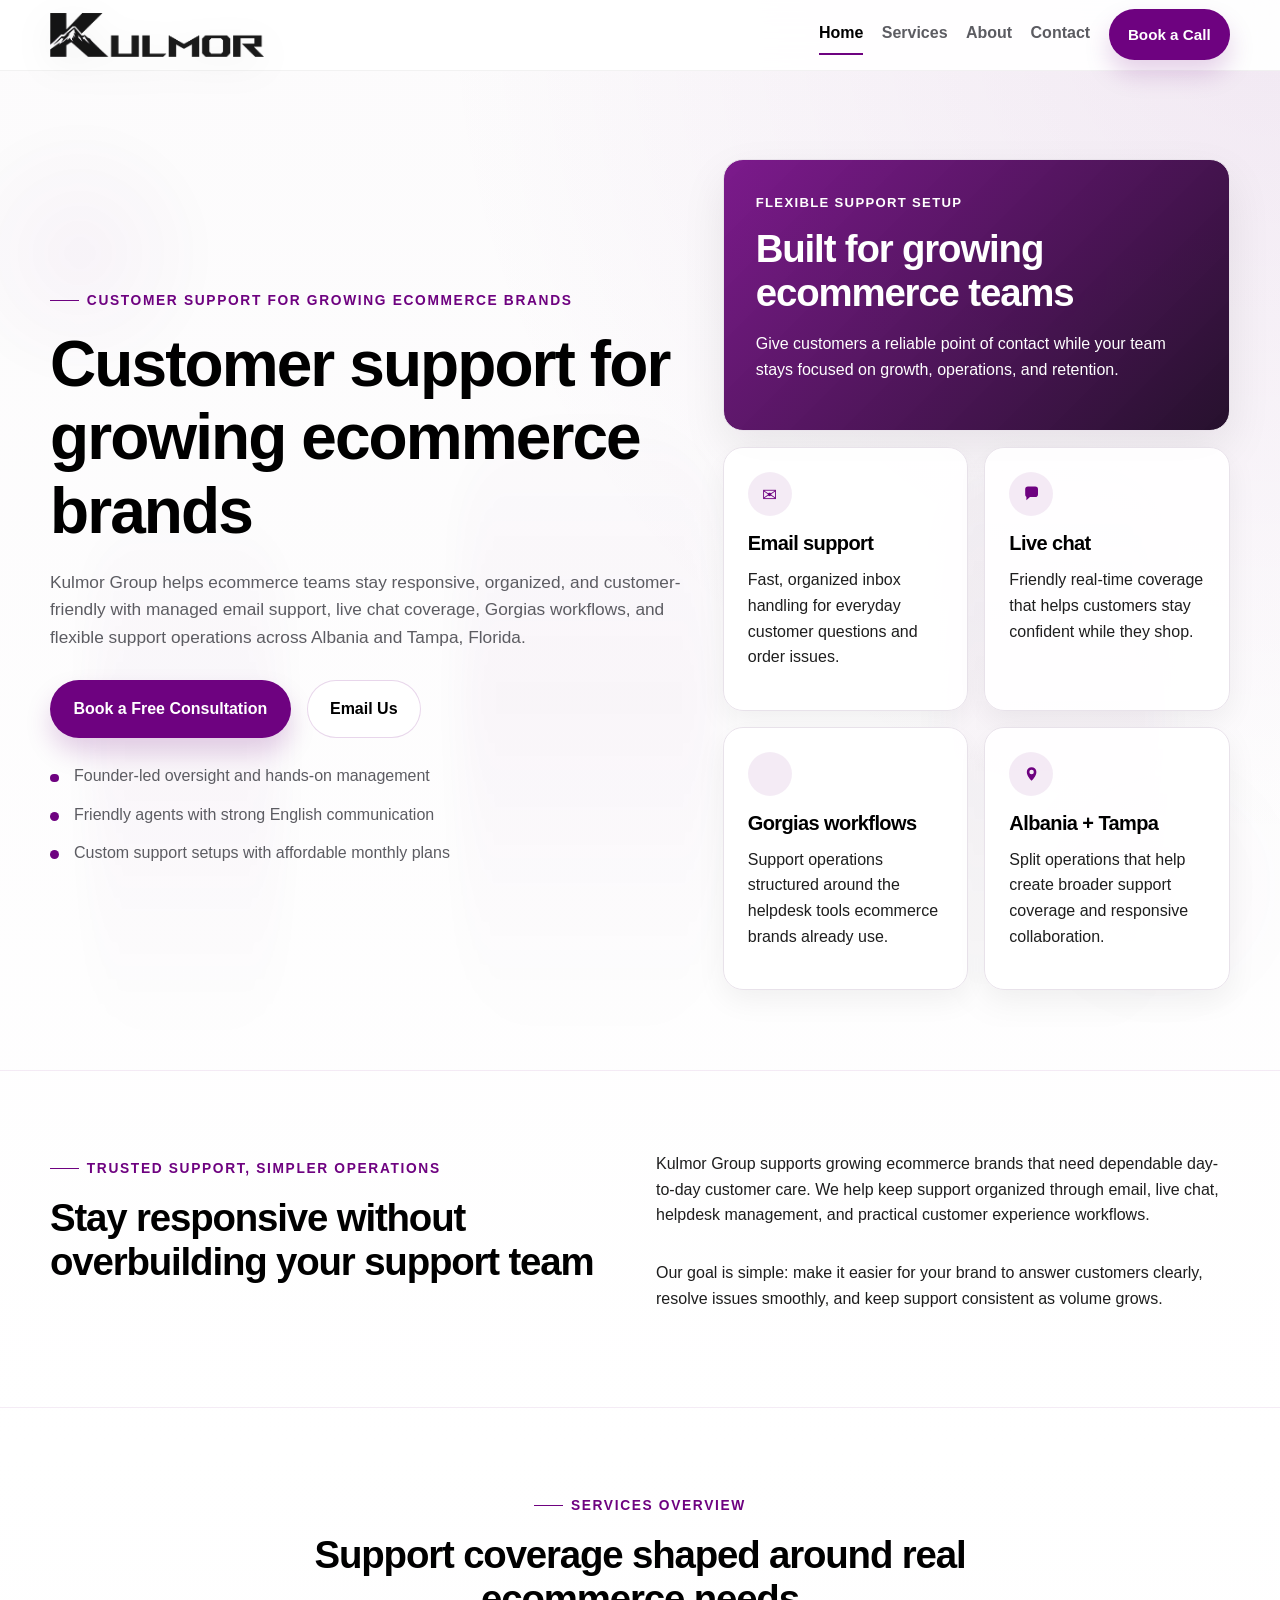
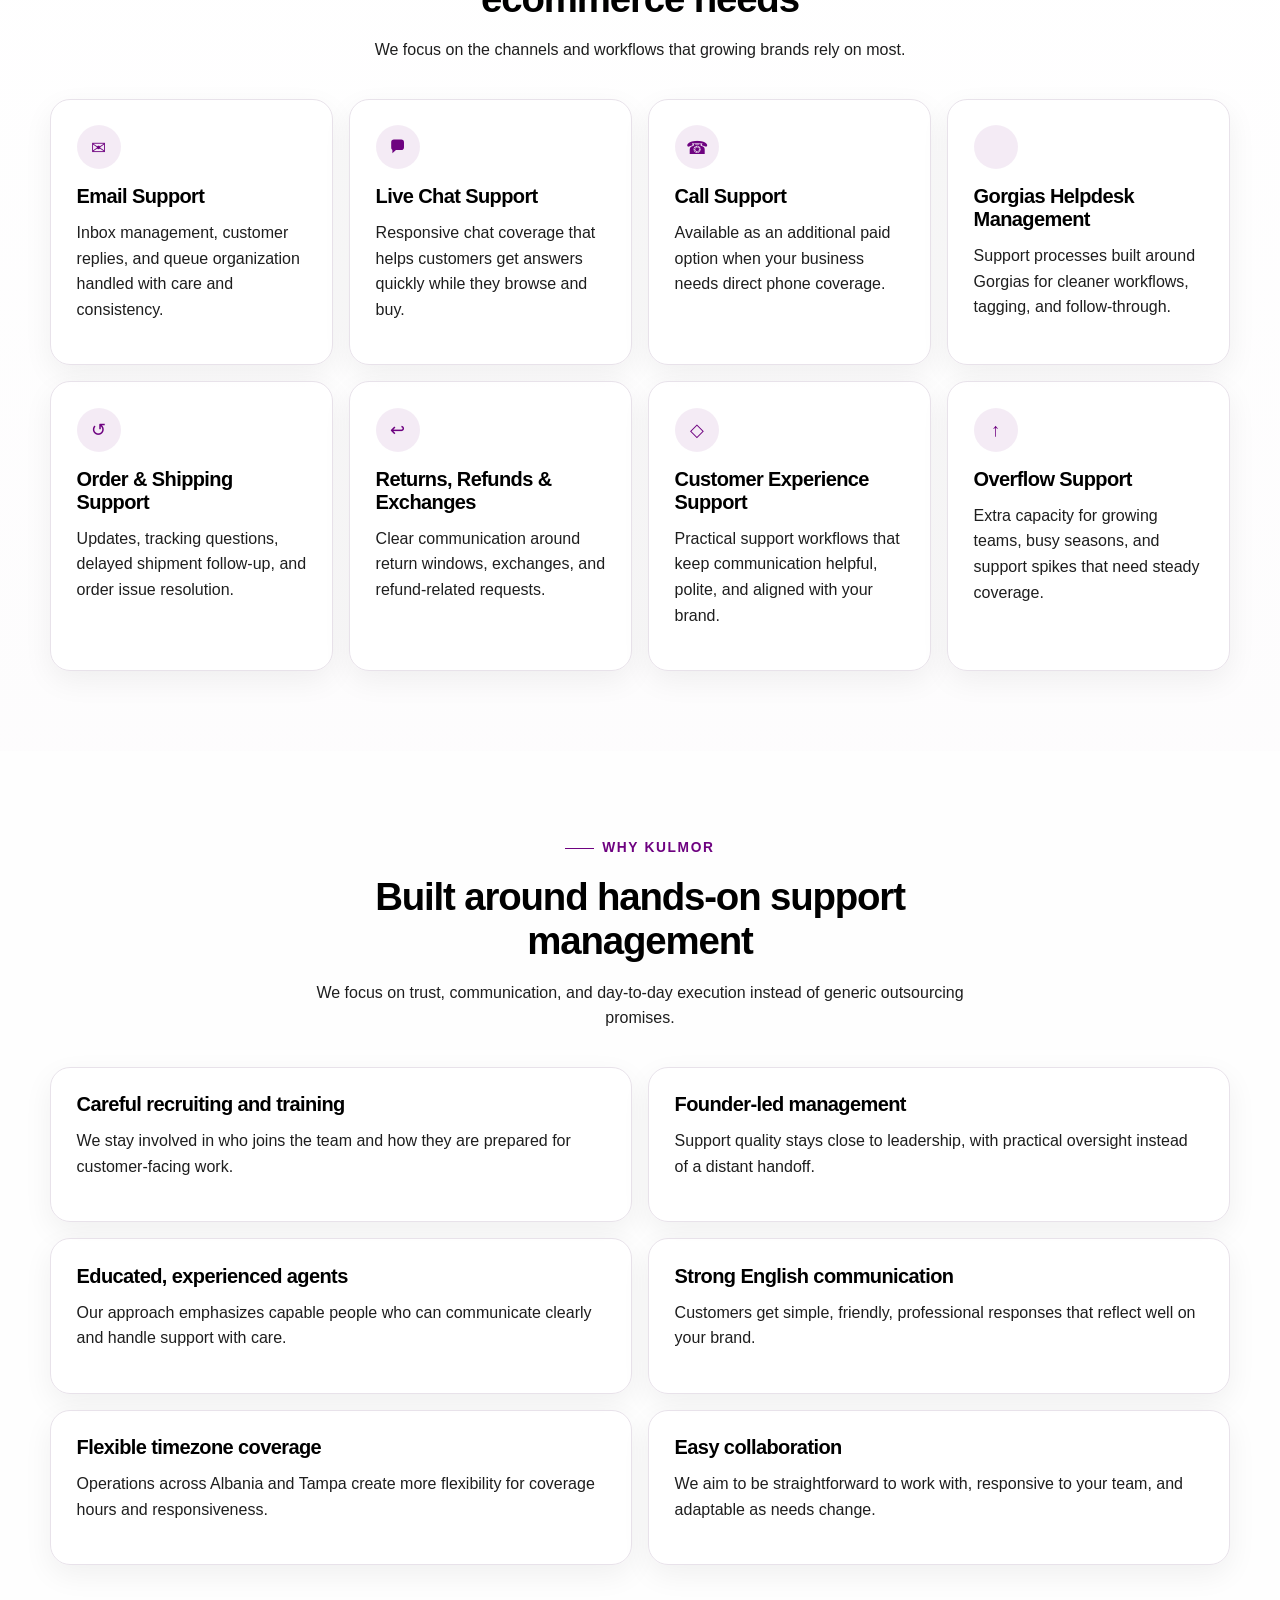
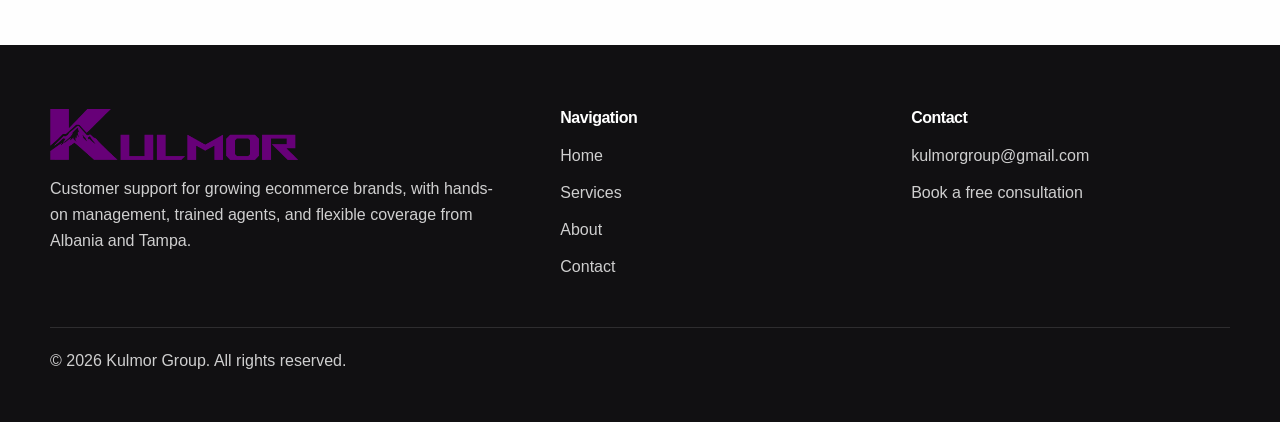
<file: index.html>
<!DOCTYPE html>
<html lang="en">
<head>
  <meta charset="UTF-8">
  <meta name="viewport" content="width=device-width, initial-scale=1.0">
  <meta name="description" content="Kulmor Group provides customer support for growing ecommerce brands through email, live chat, Gorgias helpdesk support, and flexible coverage from Albania and Tampa.">
  <title>Kulmor Group | Customer Support for Growing Ecommerce Brands</title>
  <link rel="stylesheet" href="./styles.css">
</head>
<body>
  <header class="site-header">
    <div class="container header-inner">
      <a class="brand" href="./index.html" aria-label="Kulmor Group home">
        <span class="brand-plate">
          <img src="./assets/kulmor-logo.png" alt="Kulmor Group logo">
        </span>
      </a>
      <button class="menu-toggle" type="button" aria-expanded="false" aria-controls="site-nav">
        <span></span>
        <span></span>
        <span></span>
        <span class="sr-only">Toggle navigation</span>
      </button>
      <nav class="site-nav" id="site-nav" aria-label="Primary navigation">
        <a href="./index.html" data-page="index.html">Home</a>
        <a href="./services.html" data-page="services.html">Services</a>
        <a href="./about.html" data-page="about.html">About</a>
        <a href="./contact.html" data-page="contact.html">Contact</a>
        <a class="btn btn-primary btn-small nav-cta" href="https://calendly.com/kulmorgroup/30min" target="_blank" rel="noreferrer">Book a Call</a>
      </nav>
    </div>
  </header>

  <main>
    <section class="hero-section hero-section-animated section">
      <div class="hero-ambient" aria-hidden="true">
        <div class="hero-mountain-stage">
          <img class="hero-mountain hero-mountain-back" src="./assets/kulmor-mountain.png" alt="">
          <img class="hero-mountain hero-mountain-front" src="./assets/kulmor-mountain.png" alt="">
        </div>
        <span class="hero-orb hero-orb-one"></span>
        <span class="hero-orb hero-orb-two"></span>
        <span class="hero-orb hero-orb-three"></span>
        <span class="hero-speck hero-speck-one"></span>
        <span class="hero-speck hero-speck-two"></span>
        <span class="hero-speck hero-speck-three"></span>
        <span class="hero-speck hero-speck-four"></span>
        <span class="hero-speck hero-speck-five"></span>
        <span class="hero-speck hero-speck-six"></span>
        <span class="hero-speck hero-speck-seven"></span>
        <span class="hero-speck hero-speck-eight"></span>
        <span class="hero-plume hero-plume-one"></span>
        <span class="hero-plume hero-plume-two"></span>
        <span class="hero-plume hero-plume-three"></span>
      </div>
      <div class="container hero-grid">
        <div class="hero-copy hero-fade hero-fade-delay-one">
          <p class="eyebrow">Customer support for growing ecommerce brands</p>
          <h1>Customer support for growing ecommerce brands</h1>
          <p class="hero-text">Kulmor Group helps ecommerce teams stay responsive, organized, and customer-friendly with managed email support, live chat coverage, Gorgias workflows, and flexible support operations across Albania and Tampa, Florida.</p>
          <div class="hero-actions">
            <a class="btn btn-primary" href="https://calendly.com/kulmorgroup/30min" target="_blank" rel="noreferrer">Book a Free Consultation</a>
            <a class="btn btn-secondary" href="https://mail.google.com/mail/?view=cm&fs=1&to=kulmorgroup@gmail.com" target="_blank" rel="noreferrer">Email Us</a>
          </div>
          <ul class="hero-points" aria-label="Key benefits">
            <li>Founder-led oversight and hands-on management</li>
            <li>Friendly agents with strong English communication</li>
            <li>Custom support setups with affordable monthly plans</li>
          </ul>
        </div>
        <div class="hero-panel hero-fade hero-fade-delay-two">
          <div class="hero-card hero-card-primary">
            <p class="card-kicker">Flexible support setup</p>
            <h2>Built for growing ecommerce teams</h2>
            <p>Give customers a reliable point of contact while your team stays focused on growth, operations, and retention.</p>
          </div>
          <div class="hero-card-grid">
            <article class="hero-card">
              <span class="card-icon" aria-hidden="true">✉</span>
              <h3>Email support</h3>
              <p>Fast, organized inbox handling for everyday customer questions and order issues.</p>
            </article>
            <article class="hero-card">
              <span class="card-icon" aria-hidden="true">
                <svg viewBox="0 0 24 24" focusable="false">
                  <path d="M4 5.5A3.5 3.5 0 0 1 7.5 2h9A3.5 3.5 0 0 1 20 5.5v6A3.5 3.5 0 0 1 16.5 15H10l-4.5 4v-4A3.5 3.5 0 0 1 4 11.5v-6Z"></path>
                </svg>
              </span>
              <h3>Live chat</h3>
              <p>Friendly real-time coverage that helps customers stay confident while they shop.</p>
            </article>
            <article class="hero-card">
              <span class="card-icon" aria-hidden="true">
                <span class="brand-icon-image gorgias-symbol"></span>
              </span>
              <h3>Gorgias workflows</h3>
              <p>Support operations structured around the helpdesk tools ecommerce brands already use.</p>
            </article>
            <article class="hero-card">
              <span class="card-icon card-icon-pin" aria-hidden="true">
                <svg viewBox="0 0 24 24" focusable="false">
                  <path d="M12 21s-6-5.4-6-11a6 6 0 1 1 12 0c0 5.6-6 11-6 11Zm0-8.2a2.8 2.8 0 1 0 0-5.6 2.8 2.8 0 0 0 0 5.6Z"></path>
                </svg>
              </span>
              <h3>Albania + Tampa</h3>
              <p>Split operations that help create broader support coverage and responsive collaboration.</p>
            </article>
          </div>
        </div>
      </div>
    </section>

    <section class="section section-soft-border">
      <div class="container split-layout">
        <div>
          <p class="eyebrow">Trusted support, simpler operations</p>
          <h2>Stay responsive without overbuilding your support team</h2>
        </div>
        <div class="stacked-copy">
          <p>Kulmor Group supports growing ecommerce brands that need dependable day-to-day customer care. We help keep support organized through email, live chat, helpdesk management, and practical customer experience workflows.</p>
          <p>Our goal is simple: make it easier for your brand to answer customers clearly, resolve issues smoothly, and keep support consistent as volume grows.</p>
        </div>
      </div>
    </section>

    <section class="section">
      <div class="container">
        <div class="section-heading">
          <p class="eyebrow">Services overview</p>
          <h2>Support coverage shaped around real ecommerce needs</h2>
          <p>We focus on the channels and workflows that growing brands rely on most.</p>
        </div>
        <div class="card-grid card-grid-four">
          <article class="info-card">
            <span class="card-icon" aria-hidden="true">✉</span>
            <h3>Email Support</h3>
            <p>Inbox management, customer replies, and queue organization handled with care and consistency.</p>
          </article>
          <article class="info-card">
            <span class="card-icon" aria-hidden="true">
              <svg viewBox="0 0 24 24" focusable="false">
                <path d="M4 5.5A3.5 3.5 0 0 1 7.5 2h9A3.5 3.5 0 0 1 20 5.5v6A3.5 3.5 0 0 1 16.5 15H10l-4.5 4v-4A3.5 3.5 0 0 1 4 11.5v-6Z"></path>
              </svg>
            </span>
            <h3>Live Chat Support</h3>
            <p>Responsive chat coverage that helps customers get answers quickly while they browse and buy.</p>
          </article>
          <article class="info-card">
            <span class="card-icon" aria-hidden="true">☎</span>
            <h3>Call Support</h3>
            <p>Available as an additional paid option when your business needs direct phone coverage.</p>
          </article>
          <article class="info-card">
            <span class="card-icon" aria-hidden="true">
              <span class="brand-icon-image gorgias-symbol"></span>
            </span>
            <h3>Gorgias Helpdesk Management</h3>
            <p>Support processes built around Gorgias for cleaner workflows, tagging, and follow-through.</p>
          </article>
          <article class="info-card">
            <span class="card-icon" aria-hidden="true">↺</span>
            <h3>Order &amp; Shipping Support</h3>
            <p>Updates, tracking questions, delayed shipment follow-up, and order issue resolution.</p>
          </article>
          <article class="info-card">
            <span class="card-icon" aria-hidden="true">↩</span>
            <h3>Returns, Refunds &amp; Exchanges</h3>
            <p>Clear communication around return windows, exchanges, and refund-related requests.</p>
          </article>
          <article class="info-card">
            <span class="card-icon" aria-hidden="true">◇</span>
            <h3>Customer Experience Support</h3>
            <p>Practical support workflows that keep communication helpful, polite, and aligned with your brand.</p>
          </article>
          <article class="info-card">
            <span class="card-icon" aria-hidden="true">↑</span>
            <h3>Overflow Support</h3>
            <p>Extra capacity for growing teams, busy seasons, and support spikes that need steady coverage.</p>
          </article>
        </div>
      </div>
    </section>

    <section class="section section-soft">
      <div class="container">
        <div class="section-heading">
          <p class="eyebrow">Why Kulmor</p>
          <h2>Built around hands-on support management</h2>
          <p>We focus on trust, communication, and day-to-day execution instead of generic outsourcing promises.</p>
        </div>
        <div class="card-grid card-grid-three">
          <article class="info-card">
            <h3>Careful recruiting and training</h3>
            <p>We stay involved in who joins the team and how they are prepared for customer-facing work.</p>
          </article>
          <article class="info-card">
            <h3>Founder-led management</h3>
            <p>Support quality stays close to leadership, with practical oversight instead of a distant handoff.</p>
          </article>
          <article class="info-card">
            <h3>Educated, experienced agents</h3>
            <p>Our approach emphasizes capable people who can communicate clearly and handle support with care.</p>
          </article>
          <article class="info-card">
            <h3>Strong English communication</h3>
            <p>Customers get simple, friendly, professional responses that reflect well on your brand.</p>
          </article>
          <article class="info-card">
            <h3>Flexible timezone coverage</h3>
            <p>Operations across Albania and Tampa create more flexibility for coverage hours and responsiveness.</p>
          </article>
          <article class="info-card">
            <h3>Easy collaboration</h3>
            <p>We aim to be straightforward to work with, responsive to your team, and adaptable as needs change.</p>
          </article>
        </div>
      </div>
    </section>

  </main>

  <footer class="site-footer">
    <div class="container footer-grid">
      <div>
        <a class="brand brand-footer" href="./index.html" aria-label="Kulmor Group home">
          <span class="brand-plate">
            <img src="./assets/kulmor-logo.png" alt="Kulmor Group logo">
          </span>
        </a>
        <p class="footer-copy">Customer support for growing ecommerce brands, with hands-on management, trained agents, and flexible coverage from Albania and Tampa.</p>
      </div>
      <div>
        <h3>Navigation</h3>
        <ul class="footer-links">
          <li><a href="./index.html">Home</a></li>
          <li><a href="./services.html">Services</a></li>
          <li><a href="./about.html">About</a></li>
          <li><a href="./contact.html">Contact</a></li>
        </ul>
      </div>
      <div>
        <h3>Contact</h3>
        <ul class="footer-links">
          <li><a href="https://mail.google.com/mail/?view=cm&fs=1&to=kulmorgroup@gmail.com" target="_blank" rel="noreferrer">kulmorgroup@gmail.com</a></li>
          <li><a href="https://calendly.com/kulmorgroup/30min" target="_blank" rel="noreferrer">Book a free consultation</a></li>
        </ul>
      </div>
    </div>
    <div class="container footer-bottom">
      <p>&copy; <span data-current-year></span> Kulmor Group. All rights reserved.</p>
    </div>
  </footer>

  <script src="./script.js"></script>
</body>
</html>
</file>
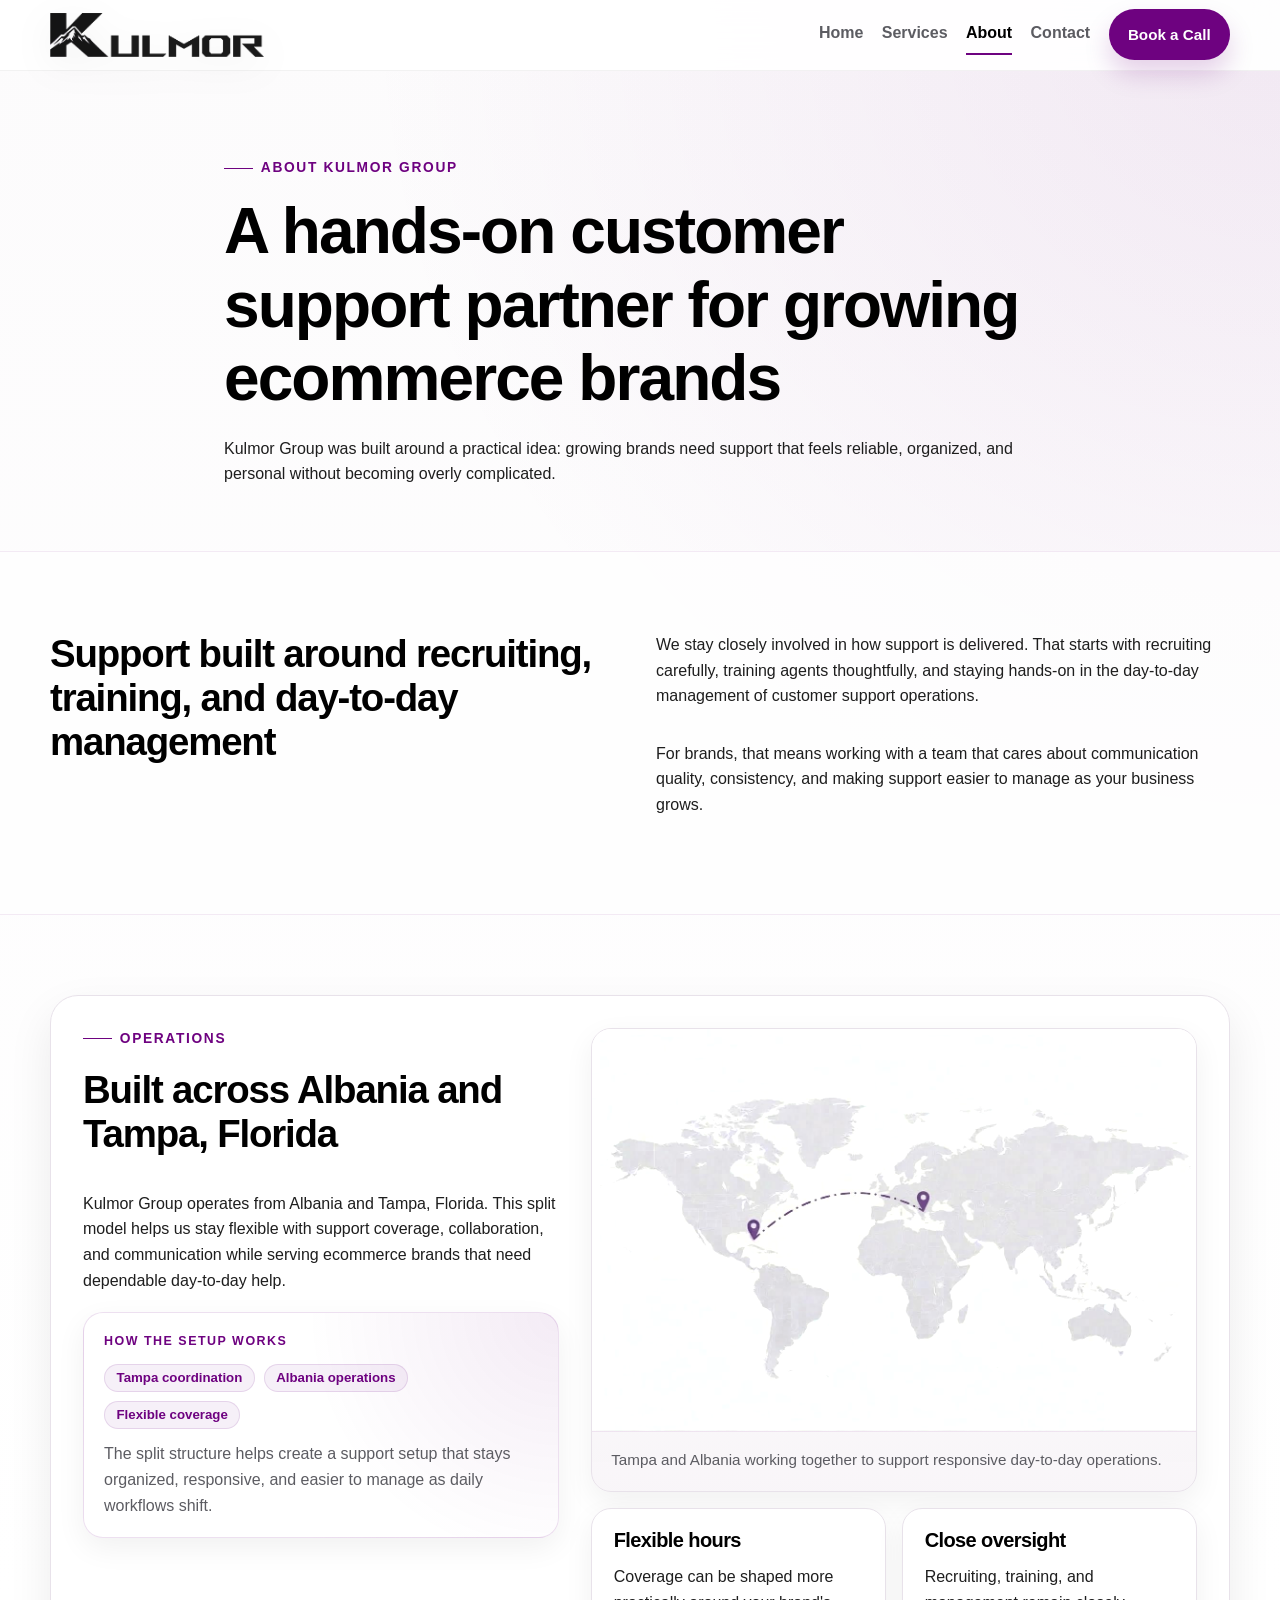
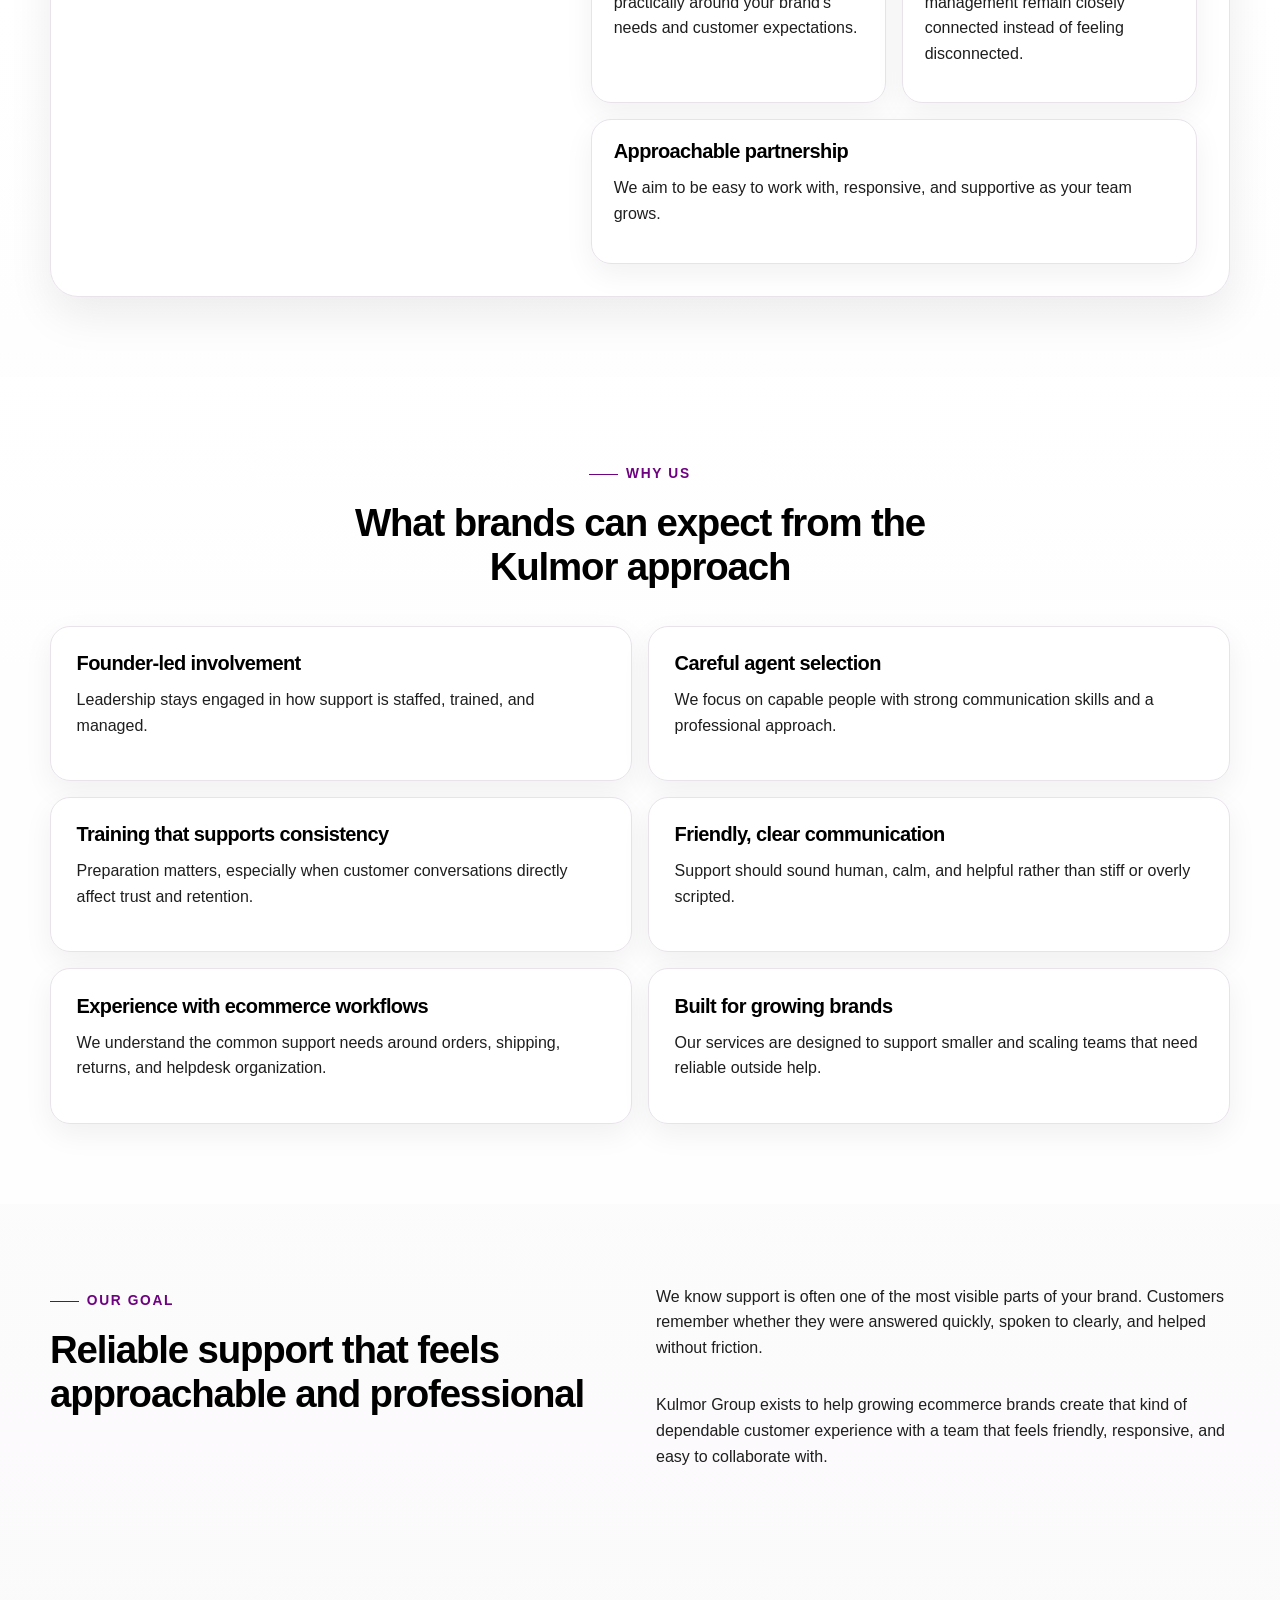
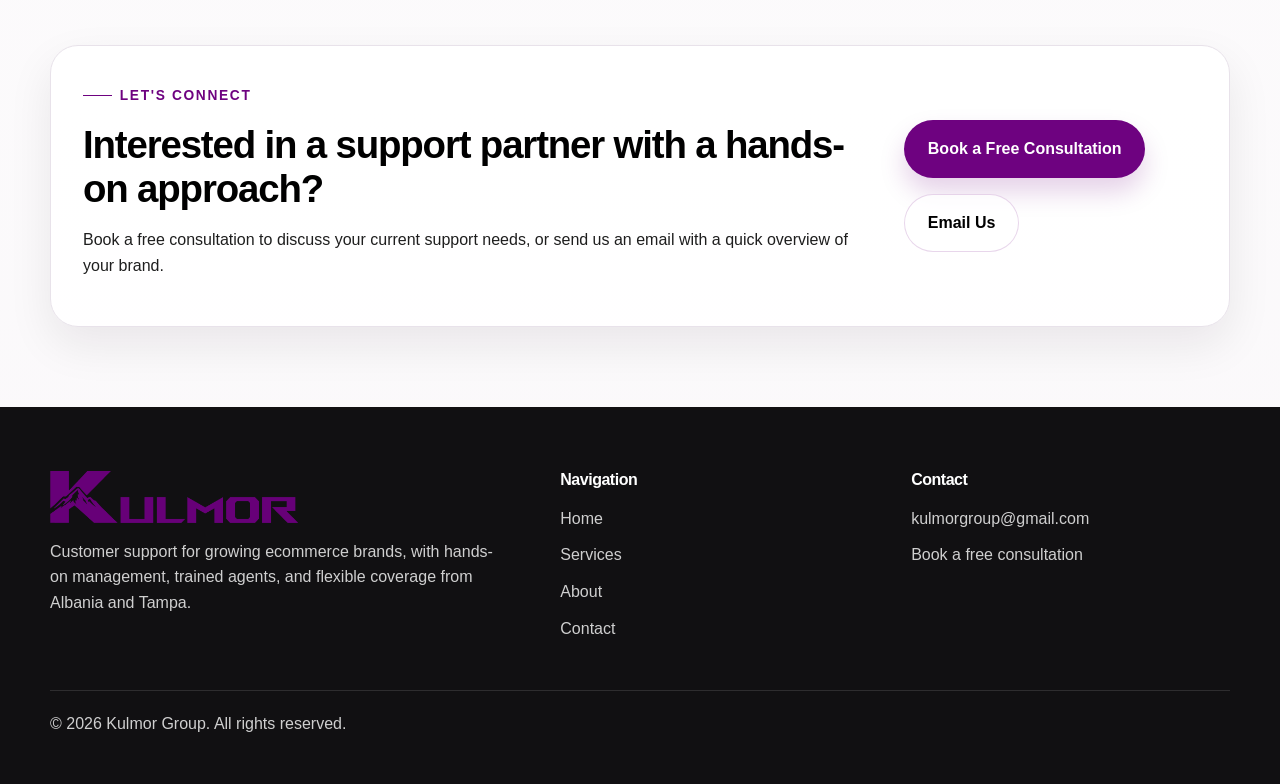
<file: about.html>
<!DOCTYPE html>
<html lang="en">
<head>
  <meta charset="UTF-8">
  <meta name="viewport" content="width=device-width, initial-scale=1.0">
  <meta name="description" content="Learn about Kulmor Group's hands-on approach to customer support for ecommerce brands, including founder-led management, recruiting, training, and split operations in Albania and Tampa.">
  <title>About | Kulmor Group</title>
  <link rel="stylesheet" href="./styles.css">
</head>
<body>
  <header class="site-header">
    <div class="container header-inner">
      <a class="brand" href="./index.html" aria-label="Kulmor Group home">
        <span class="brand-plate">
          <img src="./assets/kulmor-logo.png" alt="Kulmor Group logo">
        </span>
      </a>
      <button class="menu-toggle" type="button" aria-expanded="false" aria-controls="site-nav">
        <span></span>
        <span></span>
        <span></span>
        <span class="sr-only">Toggle navigation</span>
      </button>
      <nav class="site-nav" id="site-nav" aria-label="Primary navigation">
        <a href="./index.html" data-page="index.html">Home</a>
        <a href="./services.html" data-page="services.html">Services</a>
        <a href="./about.html" data-page="about.html">About</a>
        <a href="./contact.html" data-page="contact.html">Contact</a>
        <a class="btn btn-primary btn-small nav-cta" href="https://calendly.com/kulmorgroup/30min" target="_blank" rel="noreferrer">Book a Call</a>
      </nav>
    </div>
  </header>

  <main>
    <section class="page-hero section">
      <div class="container narrow-copy">
        <p class="eyebrow">About Kulmor Group</p>
        <h1>A hands-on customer support partner for growing ecommerce brands</h1>
        <p>Kulmor Group was built around a practical idea: growing brands need support that feels reliable, organized, and personal without becoming overly complicated.</p>
      </div>
    </section>

    <section class="section section-soft-border">
      <div class="container split-layout">
        <div>
          <h2>Support built around recruiting, training, and day-to-day management</h2>
        </div>
        <div class="stacked-copy">
          <p>We stay closely involved in how support is delivered. That starts with recruiting carefully, training agents thoughtfully, and staying hands-on in the day-to-day management of customer support operations.</p>
          <p>For brands, that means working with a team that cares about communication quality, consistency, and making support easier to manage as your business grows.</p>
        </div>
      </div>
    </section>

    <section class="section">
      <div class="container split-layout coverage-panel coverage-panel-compact">
        <div class="coverage-copy">
          <p class="eyebrow">Operations</p>
          <h2>Built across Albania and Tampa, Florida</h2>
          <p>Kulmor Group operates from Albania and Tampa, Florida. This split model helps us stay flexible with support coverage, collaboration, and communication while serving ecommerce brands that need dependable day-to-day help.</p>
          <div class="coverage-intro">
            <p class="coverage-intro-label">How the setup works</p>
            <div class="coverage-pill-row" aria-hidden="true">
              <span class="coverage-pill">Tampa coordination</span>
              <span class="coverage-pill">Albania operations</span>
              <span class="coverage-pill">Flexible coverage</span>
            </div>
            <p class="coverage-intro-copy">The split structure helps create a support setup that stays organized, responsive, and easier to manage as daily workflows shift.</p>
          </div>
        </div>
        <div class="coverage-notes">
          <figure class="route-figure">
            <img src="./assets/tampa-albania-map.jpg" alt="A world map showing the connection between Tampa and Albania.">
            <figcaption>Tampa and Albania working together to support responsive day-to-day operations.</figcaption>
          </figure>
          <div class="coverage-note-grid">
            <div class="mini-panel">
              <h3>Flexible hours</h3>
              <p>Coverage can be shaped more practically around your brand's needs and customer expectations.</p>
            </div>
            <div class="mini-panel">
              <h3>Close oversight</h3>
              <p>Recruiting, training, and management remain closely connected instead of feeling disconnected.</p>
            </div>
            <div class="mini-panel coverage-note-wide">
              <h3>Approachable partnership</h3>
              <p>We aim to be easy to work with, responsive, and supportive as your team grows.</p>
            </div>
          </div>
        </div>
      </div>
    </section>

    <section class="section section-soft">
      <div class="container">
        <div class="section-heading">
          <p class="eyebrow">Why us</p>
          <h2>What brands can expect from the Kulmor approach</h2>
        </div>
        <div class="card-grid card-grid-three">
          <article class="info-card">
            <h3>Founder-led involvement</h3>
            <p>Leadership stays engaged in how support is staffed, trained, and managed.</p>
          </article>
          <article class="info-card">
            <h3>Careful agent selection</h3>
            <p>We focus on capable people with strong communication skills and a professional approach.</p>
          </article>
          <article class="info-card">
            <h3>Training that supports consistency</h3>
            <p>Preparation matters, especially when customer conversations directly affect trust and retention.</p>
          </article>
          <article class="info-card">
            <h3>Friendly, clear communication</h3>
            <p>Support should sound human, calm, and helpful rather than stiff or overly scripted.</p>
          </article>
          <article class="info-card">
            <h3>Experience with ecommerce workflows</h3>
            <p>We understand the common support needs around orders, shipping, returns, and helpdesk organization.</p>
          </article>
          <article class="info-card">
            <h3>Built for growing brands</h3>
            <p>Our services are designed to support smaller and scaling teams that need reliable outside help.</p>
          </article>
        </div>
      </div>
    </section>

    <section class="section">
      <div class="container split-layout">
        <div>
          <p class="eyebrow">Our goal</p>
          <h2>Reliable support that feels approachable and professional</h2>
        </div>
        <div class="stacked-copy">
          <p>We know support is often one of the most visible parts of your brand. Customers remember whether they were answered quickly, spoken to clearly, and helped without friction.</p>
          <p>Kulmor Group exists to help growing ecommerce brands create that kind of dependable customer experience with a team that feels friendly, responsive, and easy to collaborate with.</p>
        </div>
      </div>
    </section>

    <section class="section final-cta">
      <div class="container cta-banner">
        <div>
          <p class="eyebrow">Let's connect</p>
          <h2>Interested in a support partner with a hands-on approach?</h2>
          <p>Book a free consultation to discuss your current support needs, or send us an email with a quick overview of your brand.</p>
        </div>
        <div class="cta-actions">
          <a class="btn btn-primary" href="https://calendly.com/kulmorgroup/30min" target="_blank" rel="noreferrer">Book a Free Consultation</a>
          <a class="btn btn-secondary" href="https://mail.google.com/mail/?view=cm&fs=1&to=kulmorgroup@gmail.com" target="_blank" rel="noreferrer">Email Us</a>
        </div>
      </div>
    </section>
  </main>

  <footer class="site-footer">
    <div class="container footer-grid">
      <div>
        <a class="brand brand-footer" href="./index.html" aria-label="Kulmor Group home">
          <span class="brand-plate">
            <img src="./assets/kulmor-logo.png" alt="Kulmor Group logo">
          </span>
        </a>
        <p class="footer-copy">Customer support for growing ecommerce brands, with hands-on management, trained agents, and flexible coverage from Albania and Tampa.</p>
      </div>
      <div>
        <h3>Navigation</h3>
        <ul class="footer-links">
          <li><a href="./index.html">Home</a></li>
          <li><a href="./services.html">Services</a></li>
          <li><a href="./about.html">About</a></li>
          <li><a href="./contact.html">Contact</a></li>
        </ul>
      </div>
      <div>
        <h3>Contact</h3>
        <ul class="footer-links">
          <li><a href="https://mail.google.com/mail/?view=cm&fs=1&to=kulmorgroup@gmail.com" target="_blank" rel="noreferrer">kulmorgroup@gmail.com</a></li>
          <li><a href="https://calendly.com/kulmorgroup/30min" target="_blank" rel="noreferrer">Book a free consultation</a></li>
        </ul>
      </div>
    </div>
    <div class="container footer-bottom">
      <p>&copy; <span data-current-year></span> Kulmor Group. All rights reserved.</p>
    </div>
  </footer>

  <script src="./script.js"></script>
</body>
</html>
</file>
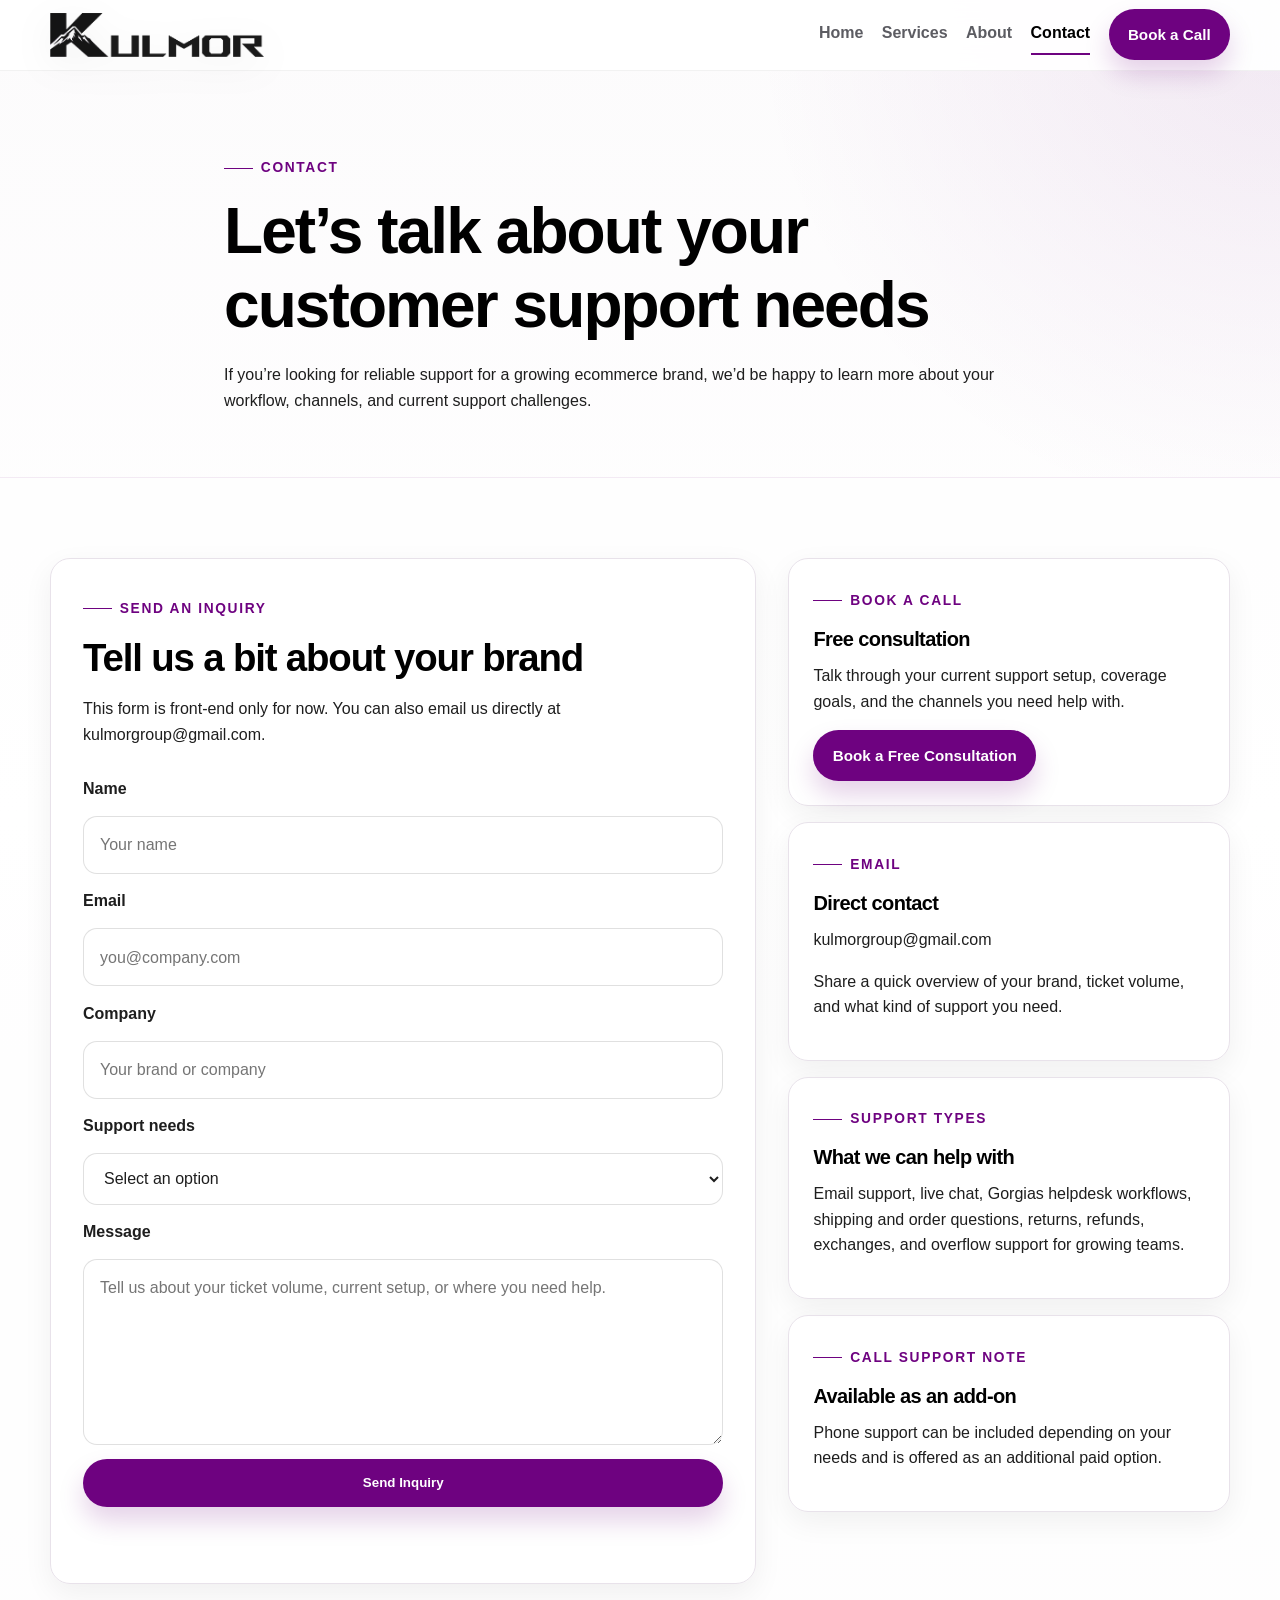
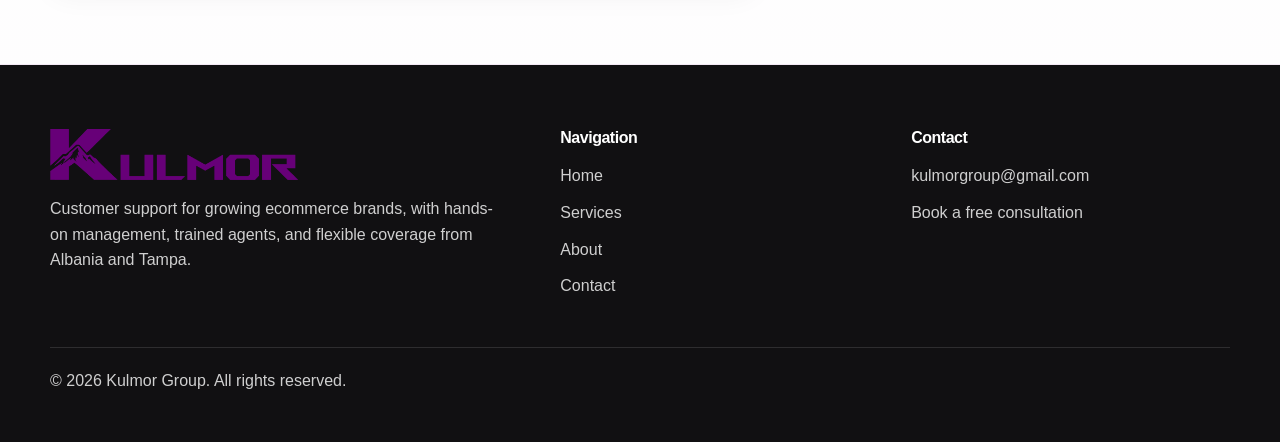
<file: contact.html>
<!DOCTYPE html>
<html lang="en">
<head>
  <meta charset="UTF-8">
  <meta name="viewport" content="width=device-width, initial-scale=1.0">
  <meta name="description" content="Contact Kulmor Group to book a free consultation or send an inquiry about customer support services for your ecommerce brand.">
  <title>Contact | Kulmor Group</title>
  <link rel="stylesheet" href="./styles.css">
</head>
<body>
  <header class="site-header">
    <div class="container header-inner">
      <a class="brand" href="./index.html" aria-label="Kulmor Group home">
        <span class="brand-plate">
          <img src="./assets/kulmor-logo.png" alt="Kulmor Group logo">
        </span>
      </a>
      <button class="menu-toggle" type="button" aria-expanded="false" aria-controls="site-nav">
        <span></span>
        <span></span>
        <span></span>
        <span class="sr-only">Toggle navigation</span>
      </button>
      <nav class="site-nav" id="site-nav" aria-label="Primary navigation">
        <a href="./index.html" data-page="index.html">Home</a>
        <a href="./services.html" data-page="services.html">Services</a>
        <a href="./about.html" data-page="about.html">About</a>
        <a href="./contact.html" data-page="contact.html">Contact</a>
        <a class="btn btn-primary btn-small nav-cta" href="https://calendly.com/kulmorgroup/30min" target="_blank" rel="noreferrer">Book a Call</a>
      </nav>
    </div>
  </header>

  <main>
    <section class="page-hero section">
      <div class="container narrow-copy">
        <p class="eyebrow">Contact</p>
        <h1>Let’s talk about your customer support needs</h1>
        <p>If you’re looking for reliable support for a growing ecommerce brand, we’d be happy to learn more about your workflow, channels, and current support challenges.</p>
      </div>
    </section>

    <section class="section section-soft-border">
      <div class="container contact-layout">
        <div class="form-card">
          <div class="section-heading align-left">
            <p class="eyebrow">Send an inquiry</p>
            <h2>Tell us a bit about your brand</h2>
            <p>This form is front-end only for now. You can also email us directly at <a href="https://mail.google.com/mail/?view=cm&fs=1&to=kulmorgroup@gmail.com" target="_blank" rel="noreferrer">kulmorgroup@gmail.com</a>.</p>
          </div>
          <form class="contact-form" id="contact-form">
            <label for="name">Name</label>
            <input id="name" name="name" type="text" placeholder="Your name" required>

            <label for="email">Email</label>
            <input id="email" name="email" type="email" placeholder="you@company.com" required>

            <label for="company">Company</label>
            <input id="company" name="company" type="text" placeholder="Your brand or company">

            <label for="support-needs">Support needs</label>
            <select id="support-needs" name="support-needs" required>
              <option value="">Select an option</option>
              <option value="email-support">Email support</option>
              <option value="live-chat">Live chat support</option>
              <option value="gorgias">Gorgias helpdesk support</option>
              <option value="overflow">Overflow support</option>
              <option value="multi-channel">Multi-channel support setup</option>
            </select>

            <label for="message">Message</label>
            <textarea id="message" name="message" rows="6" placeholder="Tell us about your ticket volume, current setup, or where you need help." required></textarea>

            <button class="btn btn-primary" type="submit">Send Inquiry</button>
            <p class="form-status" id="form-status" aria-live="polite"></p>
          </form>
        </div>

        <aside class="contact-sidebar">
          <div class="info-card contact-card">
            <p class="eyebrow">Book a call</p>
            <h3>Free consultation</h3>
            <p>Talk through your current support setup, coverage goals, and the channels you need help with.</p>
            <a class="btn btn-primary btn-small" href="https://calendly.com/kulmorgroup/30min" target="_blank" rel="noreferrer">Book a Free Consultation</a>
          </div>
          <div class="info-card contact-card">
            <p class="eyebrow">Email</p>
            <h3>Direct contact</h3>
            <p><a href="https://mail.google.com/mail/?view=cm&fs=1&to=kulmorgroup@gmail.com" target="_blank" rel="noreferrer">kulmorgroup@gmail.com</a></p>
            <p>Share a quick overview of your brand, ticket volume, and what kind of support you need.</p>
          </div>
          <div class="info-card contact-card">
            <p class="eyebrow">Support types</p>
            <h3>What we can help with</h3>
            <p>Email support, live chat, Gorgias helpdesk workflows, shipping and order questions, returns, refunds, exchanges, and overflow support for growing teams.</p>
          </div>
          <div class="info-card contact-card">
            <p class="eyebrow">Call support note</p>
            <h3>Available as an add-on</h3>
            <p>Phone support can be included depending on your needs and is offered as an additional paid option.</p>
          </div>
        </aside>
      </div>
    </section>
  </main>

  <footer class="site-footer">
    <div class="container footer-grid">
      <div>
        <a class="brand brand-footer" href="./index.html" aria-label="Kulmor Group home">
          <span class="brand-plate">
            <img src="./assets/kulmor-logo.png" alt="Kulmor Group logo">
          </span>
        </a>
        <p class="footer-copy">Customer support for growing ecommerce brands, with hands-on management, trained agents, and flexible coverage from Albania and Tampa.</p>
      </div>
      <div>
        <h3>Navigation</h3>
        <ul class="footer-links">
          <li><a href="./index.html">Home</a></li>
          <li><a href="./services.html">Services</a></li>
          <li><a href="./about.html">About</a></li>
          <li><a href="./contact.html">Contact</a></li>
        </ul>
      </div>
      <div>
        <h3>Contact</h3>
        <ul class="footer-links">
          <li><a href="https://mail.google.com/mail/?view=cm&fs=1&to=kulmorgroup@gmail.com" target="_blank" rel="noreferrer">kulmorgroup@gmail.com</a></li>
          <li><a href="https://calendly.com/kulmorgroup/30min" target="_blank" rel="noreferrer">Book a free consultation</a></li>
        </ul>
      </div>
    </div>
    <div class="container footer-bottom">
      <p>&copy; <span data-current-year></span> Kulmor Group. All rights reserved.</p>
    </div>
  </footer>

  <script src="./script.js"></script>
</body>
</html>
</file>
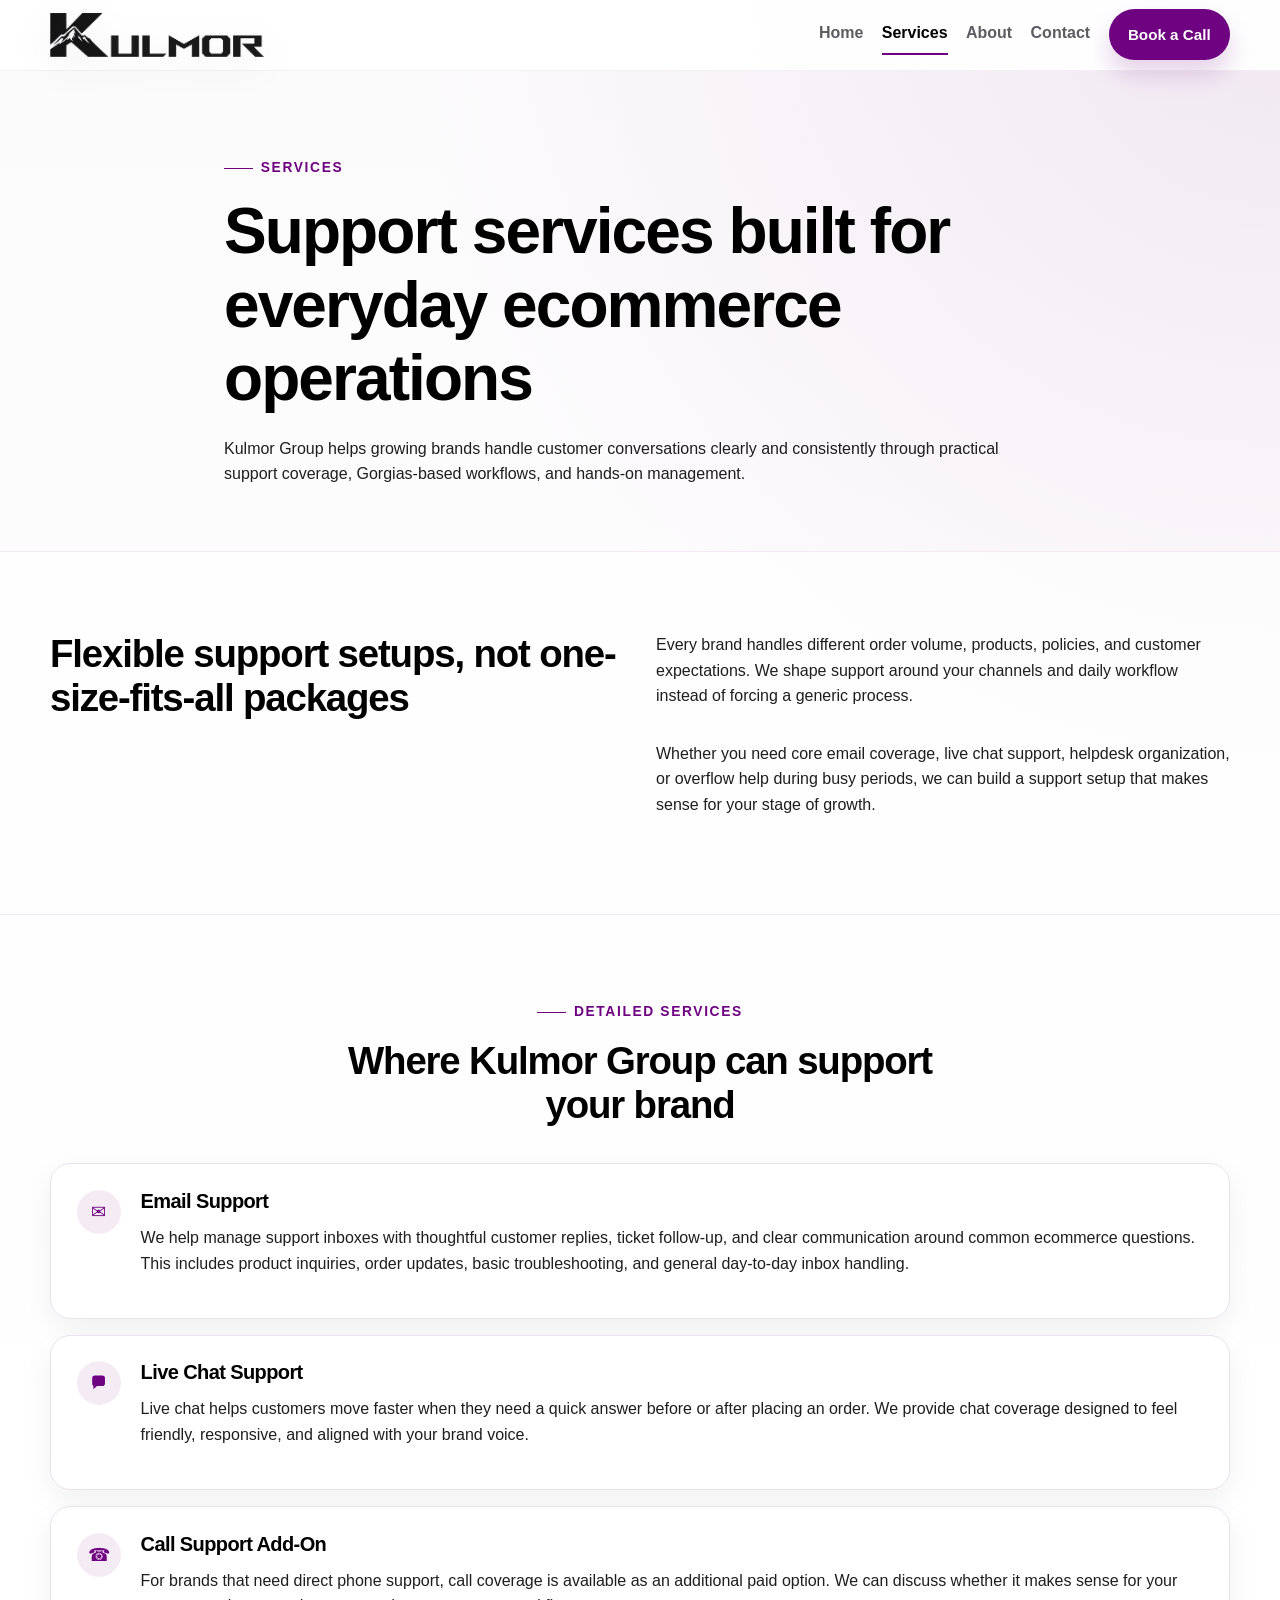
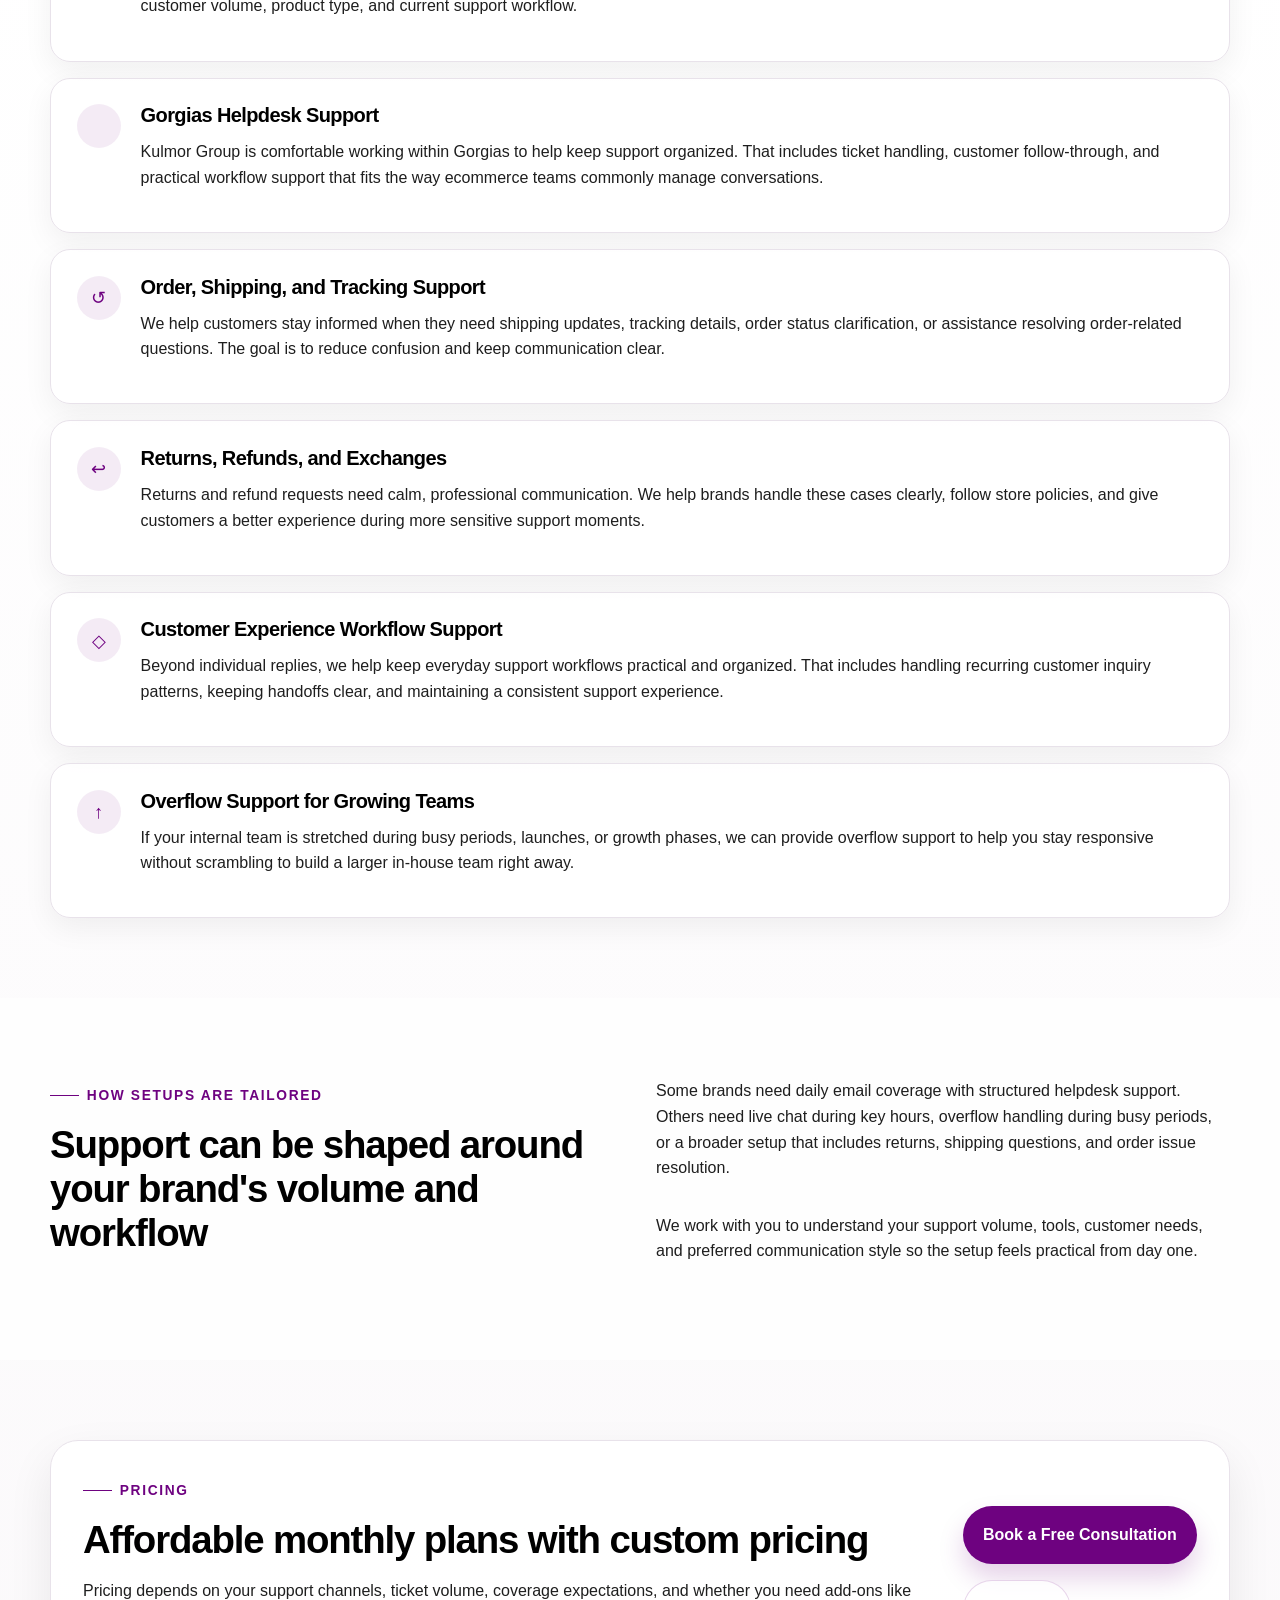
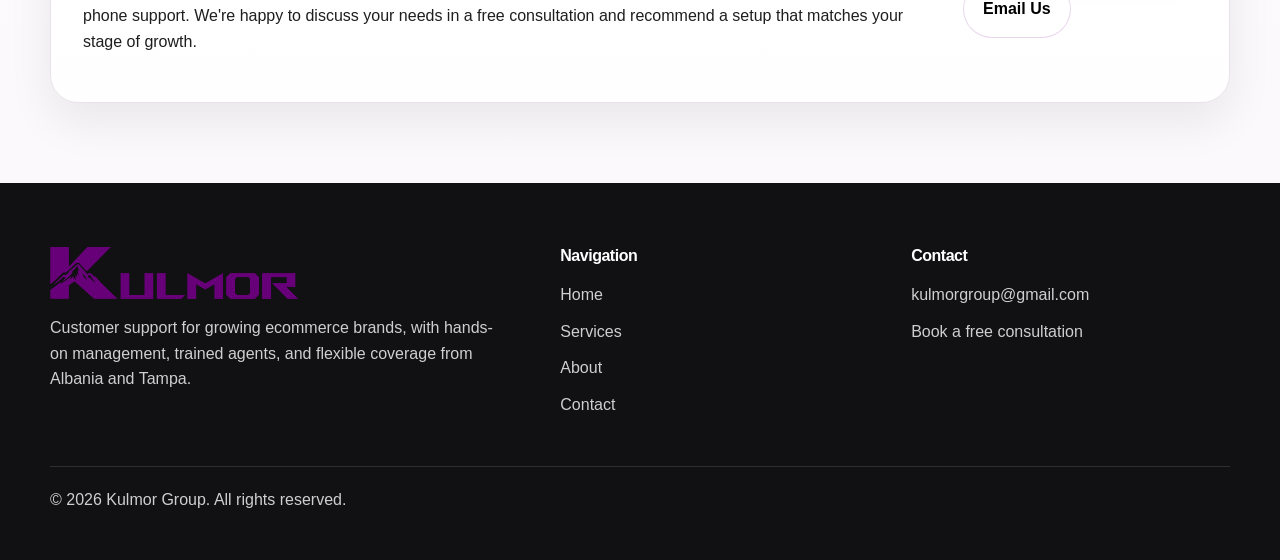
<file: services.html>
<!DOCTYPE html>
<html lang="en">
<head>
  <meta charset="UTF-8">
  <meta name="viewport" content="width=device-width, initial-scale=1.0">
  <meta name="description" content="Explore Kulmor Group customer support services for ecommerce brands, including email, live chat, Gorgias helpdesk support, order issue resolution, and custom support setups.">
  <title>Services | Kulmor Group</title>
  <link rel="stylesheet" href="./styles.css">
</head>
<body>
  <header class="site-header">
    <div class="container header-inner">
      <a class="brand" href="./index.html" aria-label="Kulmor Group home">
        <span class="brand-plate">
          <img src="./assets/kulmor-logo.png" alt="Kulmor Group logo">
        </span>
      </a>
      <button class="menu-toggle" type="button" aria-expanded="false" aria-controls="site-nav">
        <span></span>
        <span></span>
        <span></span>
        <span class="sr-only">Toggle navigation</span>
      </button>
      <nav class="site-nav" id="site-nav" aria-label="Primary navigation">
        <a href="./index.html" data-page="index.html">Home</a>
        <a href="./services.html" data-page="services.html">Services</a>
        <a href="./about.html" data-page="about.html">About</a>
        <a href="./contact.html" data-page="contact.html">Contact</a>
        <a class="btn btn-primary btn-small nav-cta" href="https://calendly.com/kulmorgroup/30min" target="_blank" rel="noreferrer">Book a Call</a>
      </nav>
    </div>
  </header>

  <main>
    <section class="page-hero section">
      <div class="container narrow-copy">
        <p class="eyebrow">Services</p>
        <h1>Support services built for everyday ecommerce operations</h1>
        <p>Kulmor Group helps growing brands handle customer conversations clearly and consistently through practical support coverage, Gorgias-based workflows, and hands-on management.</p>
      </div>
    </section>

    <section class="section section-soft-border">
      <div class="container split-layout">
        <div>
          <h2>Flexible support setups, not one-size-fits-all packages</h2>
        </div>
        <div class="stacked-copy">
          <p>Every brand handles different order volume, products, policies, and customer expectations. We shape support around your channels and daily workflow instead of forcing a generic process.</p>
          <p>Whether you need core email coverage, live chat support, helpdesk organization, or overflow help during busy periods, we can build a support setup that makes sense for your stage of growth.</p>
        </div>
      </div>
    </section>

    <section class="section">
      <div class="container">
        <div class="section-heading">
          <p class="eyebrow">Detailed services</p>
          <h2>Where Kulmor Group can support your brand</h2>
        </div>
        <div class="service-stack">
          <article class="service-card">
            <div class="service-icon" aria-hidden="true">✉</div>
            <div>
              <h3>Email Support</h3>
              <p>We help manage support inboxes with thoughtful customer replies, ticket follow-up, and clear communication around common ecommerce questions. This includes product inquiries, order updates, basic troubleshooting, and general day-to-day inbox handling.</p>
            </div>
          </article>
          <article class="service-card">
            <div class="service-icon" aria-hidden="true">
              <svg viewBox="0 0 24 24" focusable="false">
                <path d="M4 5.5A3.5 3.5 0 0 1 7.5 2h9A3.5 3.5 0 0 1 20 5.5v6A3.5 3.5 0 0 1 16.5 15H10l-4.5 4v-4A3.5 3.5 0 0 1 4 11.5v-6Z"></path>
              </svg>
            </div>
            <div>
              <h3>Live Chat Support</h3>
              <p>Live chat helps customers move faster when they need a quick answer before or after placing an order. We provide chat coverage designed to feel friendly, responsive, and aligned with your brand voice.</p>
            </div>
          </article>
          <article class="service-card">
            <div class="service-icon" aria-hidden="true">☎</div>
            <div>
              <h3>Call Support Add-On</h3>
              <p>For brands that need direct phone support, call coverage is available as an additional paid option. We can discuss whether it makes sense for your customer volume, product type, and current support workflow.</p>
            </div>
          </article>
          <article class="service-card">
            <div class="service-icon" aria-hidden="true">
              <span class="brand-icon-image gorgias-symbol"></span>
            </div>
            <div>
              <h3>Gorgias Helpdesk Support</h3>
              <p>Kulmor Group is comfortable working within Gorgias to help keep support organized. That includes ticket handling, customer follow-through, and practical workflow support that fits the way ecommerce teams commonly manage conversations.</p>
            </div>
          </article>
          <article class="service-card">
            <div class="service-icon" aria-hidden="true">↺</div>
            <div>
              <h3>Order, Shipping, and Tracking Support</h3>
              <p>We help customers stay informed when they need shipping updates, tracking details, order status clarification, or assistance resolving order-related questions. The goal is to reduce confusion and keep communication clear.</p>
            </div>
          </article>
          <article class="service-card">
            <div class="service-icon" aria-hidden="true">↩</div>
            <div>
              <h3>Returns, Refunds, and Exchanges</h3>
              <p>Returns and refund requests need calm, professional communication. We help brands handle these cases clearly, follow store policies, and give customers a better experience during more sensitive support moments.</p>
            </div>
          </article>
          <article class="service-card">
            <div class="service-icon" aria-hidden="true">◇</div>
            <div>
              <h3>Customer Experience Workflow Support</h3>
              <p>Beyond individual replies, we help keep everyday support workflows practical and organized. That includes handling recurring customer inquiry patterns, keeping handoffs clear, and maintaining a consistent support experience.</p>
            </div>
          </article>
          <article class="service-card">
            <div class="service-icon" aria-hidden="true">↑</div>
            <div>
              <h3>Overflow Support for Growing Teams</h3>
              <p>If your internal team is stretched during busy periods, launches, or growth phases, we can provide overflow support to help you stay responsive without scrambling to build a larger in-house team right away.</p>
            </div>
          </article>
        </div>
      </div>
    </section>

    <section class="section section-soft">
      <div class="container split-layout">
        <div>
          <p class="eyebrow">How setups are tailored</p>
          <h2>Support can be shaped around your brand's volume and workflow</h2>
        </div>
        <div class="stacked-copy">
          <p>Some brands need daily email coverage with structured helpdesk support. Others need live chat during key hours, overflow handling during busy periods, or a broader setup that includes returns, shipping questions, and order issue resolution.</p>
          <p>We work with you to understand your support volume, tools, customer needs, and preferred communication style so the setup feels practical from day one.</p>
        </div>
      </div>
    </section>

    <section class="section">
      <div class="container pricing-box">
        <div>
          <p class="eyebrow">Pricing</p>
          <h2>Affordable monthly plans with custom pricing</h2>
          <p>Pricing depends on your support channels, ticket volume, coverage expectations, and whether you need add-ons like phone support. We're happy to discuss your needs in a free consultation and recommend a setup that matches your stage of growth.</p>
        </div>
        <div class="pricing-actions">
          <a class="btn btn-primary" href="https://calendly.com/kulmorgroup/30min" target="_blank" rel="noreferrer">Book a Free Consultation</a>
          <a class="btn btn-secondary" href="https://mail.google.com/mail/?view=cm&fs=1&to=kulmorgroup@gmail.com" target="_blank" rel="noreferrer">Email Us</a>
        </div>
      </div>
    </section>

  </main>

  <footer class="site-footer">
    <div class="container footer-grid">
      <div>
        <a class="brand brand-footer" href="./index.html" aria-label="Kulmor Group home">
          <span class="brand-plate">
            <img src="./assets/kulmor-logo.png" alt="Kulmor Group logo">
          </span>
        </a>
        <p class="footer-copy">Customer support for growing ecommerce brands, with hands-on management, trained agents, and flexible coverage from Albania and Tampa.</p>
      </div>
      <div>
        <h3>Navigation</h3>
        <ul class="footer-links">
          <li><a href="./index.html">Home</a></li>
          <li><a href="./services.html">Services</a></li>
          <li><a href="./about.html">About</a></li>
          <li><a href="./contact.html">Contact</a></li>
        </ul>
      </div>
      <div>
        <h3>Contact</h3>
        <ul class="footer-links">
          <li><a href="https://mail.google.com/mail/?view=cm&fs=1&to=kulmorgroup@gmail.com" target="_blank" rel="noreferrer">kulmorgroup@gmail.com</a></li>
          <li><a href="https://calendly.com/kulmorgroup/30min" target="_blank" rel="noreferrer">Book a free consultation</a></li>
        </ul>
      </div>
    </div>
    <div class="container footer-bottom">
      <p>&copy; <span data-current-year></span> Kulmor Group. All rights reserved.</p>
    </div>
  </footer>

  <script src="./script.js"></script>
</body>
</html>
</file>
<file: styles.css>
:root {
  --color-primary: #6e0280;
  --color-primary-dark: #520260;
  --color-black: #000000;
  --color-white: #ffffff;
  --color-text: #1e1e1e;
  --color-muted: #5c5c62;
  --color-border: #e8e2ea;
  --color-surface: #ffffff;
  --color-surface-alt: #f8f5f8;
  --color-surface-strong: #f2ecf3;
  --shadow-soft: 0 18px 45px rgba(23, 14, 26, 0.08);
  --shadow-card: 0 10px 30px rgba(18, 11, 20, 0.06);
  --radius-large: 28px;
  --radius-medium: 20px;
  --radius-small: 14px;
  --container-width: 1180px;
  --transition: 180ms ease;
}

*,
*::before,
*::after {
  box-sizing: border-box;
}

html {
  scroll-behavior: smooth;
}

body {
  margin: 0;
  font-family: "Segoe UI", Tahoma, Geneva, Verdana, sans-serif;
  color: var(--color-text);
  background:
    radial-gradient(circle at top right, rgba(110, 2, 128, 0.08), transparent 22%),
    linear-gradient(180deg, #fcfbfc 0%, #ffffff 40%, #faf8fa 100%);
  line-height: 1.6;
}

img {
  display: block;
  max-width: 100%;
}

a {
  color: inherit;
  text-decoration: none;
  transition: color var(--transition), border-color var(--transition), background-color var(--transition), transform var(--transition), box-shadow var(--transition);
}

a:hover {
  color: var(--color-primary);
}

p,
h1,
h2,
h3,
ul {
  margin-top: 0;
}

h1,
h2,
h3 {
  color: var(--color-black);
  line-height: 1.15;
  letter-spacing: -0.03em;
}

h1 {
  font-size: clamp(2.6rem, 5vw, 4.5rem);
  margin-bottom: 1.25rem;
}

h2 {
  font-size: clamp(2rem, 3vw, 3rem);
  margin-bottom: 1rem;
}

h3 {
  font-size: 1.25rem;
  margin-bottom: 0.75rem;
}

.container {
  width: min(calc(100% - 2rem), var(--container-width));
  margin: 0 auto;
}

.section {
  padding: 5rem 0;
}

.section-soft {
  background: rgba(255, 255, 255, 0.82);
}

.section-soft-border {
  border-top: 1px solid rgba(110, 2, 128, 0.08);
  border-bottom: 1px solid rgba(110, 2, 128, 0.08);
  background: rgba(255, 255, 255, 0.72);
}

.eyebrow {
  display: inline-flex;
  align-items: center;
  gap: 0.5rem;
  margin-bottom: 1rem;
  font-size: 0.86rem;
  font-weight: 700;
  letter-spacing: 0.12em;
  text-transform: uppercase;
  color: var(--color-primary);
}

.eyebrow::before {
  content: "";
  width: 1.8rem;
  height: 1px;
  background: currentColor;
}

.site-header {
  position: sticky;
  top: 0;
  z-index: 20;
  border-bottom: 1px solid rgba(0, 0, 0, 0.05);
  background: rgba(255, 255, 255, 0.92);
  backdrop-filter: blur(18px);
}

.header-inner {
  display: flex;
  align-items: center;
  justify-content: space-between;
  gap: 0.85rem;
  min-height: 4.35rem;
}

.brand {
  display: inline-flex;
  align-items: center;
  gap: 0;
  min-width: 0;
  color: var(--color-black);
}

.brand-plate {
  display: inline-flex;
  align-items: center;
  justify-content: center;
  padding: 0;
  border: 0;
  border-radius: 0;
  background: transparent;
  box-shadow: none;
}

.brand-plate img {
  width: 214px;
  height: auto;
  object-fit: contain;
  filter: drop-shadow(0 10px 18px rgba(17, 17, 17, 0.06));
}

.site-nav {
  display: flex;
  align-items: center;
  gap: 1.15rem;
}

.site-nav a:not(.btn) {
  position: relative;
  padding-bottom: 0.2rem;
  font-weight: 600;
  color: var(--color-muted);
}

.site-nav a:not(.btn)::after {
  content: "";
  position: absolute;
  left: 0;
  bottom: -0.35rem;
  width: 100%;
  height: 2px;
  transform: scaleX(0);
  transform-origin: left;
  background: var(--color-primary);
  transition: transform var(--transition);
}

.site-nav a:not(.btn):hover::after,
.site-nav a.is-active::after {
  transform: scaleX(1);
}

.site-nav a.is-active {
  color: var(--color-black);
}

.btn {
  display: inline-flex;
  align-items: center;
  justify-content: center;
  gap: 0.5rem;
  padding: 0.95rem 1.4rem;
  border: 1px solid transparent;
  border-radius: 999px;
  font-weight: 700;
  cursor: pointer;
}

.btn:hover {
  transform: translateY(-1px);
}

.btn-primary {
  color: var(--color-white);
  background: var(--color-primary);
  box-shadow: 0 14px 26px rgba(110, 2, 128, 0.18);
}

.btn-primary:hover {
  color: var(--color-white);
  background: var(--color-primary-dark);
}

.btn-secondary {
  border-color: rgba(110, 2, 128, 0.16);
  color: var(--color-black);
  background: rgba(255, 255, 255, 0.78);
}

.btn-secondary:hover {
  border-color: rgba(110, 2, 128, 0.38);
  background: rgba(110, 2, 128, 0.04);
}

.btn-small {
  padding: 0.78rem 1.15rem;
  font-size: 0.95rem;
}

.hero-section {
  position: relative;
  overflow: hidden;
  padding-top: 5.5rem;
}

.hero-grid,
.split-layout,
.contact-layout {
  display: grid;
  gap: 2rem;
}

.hero-grid {
  position: relative;
  z-index: 1;
  grid-template-columns: minmax(0, 1.2fr) minmax(320px, 0.95fr);
  align-items: center;
}

.hero-ambient {
  position: absolute;
  inset: 0;
  pointer-events: none;
}

.hero-mountain-stage {
  position: absolute;
  inset: 0;
  overflow: hidden;
}

.hero-mountain {
  position: absolute;
  left: 50%;
  bottom: 6.2rem;
  width: min(320rem, 460%);
  height: min(88rem, 128vh);
  transform: translateX(-50%) translateY(0.2rem) scaleX(1.48) scaleY(1.12);
  opacity: 0;
  object-fit: contain;
  clip-path: polygon(0% 100%, 0% 72%, 6% 64%, 10% 58%, 14% 63%, 18% 56%, 24% 58%, 31% 47%, 37% 36%, 42% 24%, 47% 12%, 55% 28%, 63% 43%, 70% 53%, 76% 47%, 82% 57%, 88% 63%, 94% 70%, 100% 76%, 100% 100%);
}

.hero-mountain-back {
  opacity: 0;
  filter: grayscale(1) brightness(0.14) contrast(1.18) blur(2px);
  animation: mountainIntroBack 3.2s ease-out 0.05s 1 forwards;
}

.hero-mountain-front {
  opacity: 0;
  filter: grayscale(1) brightness(0.08) contrast(1.55);
  animation: mountainIntroFront 3.1s cubic-bezier(0.2, 0.72, 0.2, 1) 0.08s 1 forwards;
}

.hero-orb,
.hero-speck,
.hero-plume,
.hero-bubble {
  position: absolute;
  opacity: 0;
  animation-fill-mode: forwards;
}

.hero-orb {
  border-radius: 999px;
  filter: blur(10px);
}

.hero-orb-one {
  top: 2.4rem;
  left: -4rem;
  width: 18rem;
  height: 18rem;
  background: radial-gradient(circle, rgba(110, 2, 128, 0.08) 0%, rgba(110, 2, 128, 0) 72%);
  animation: heroFloatOne 2.4s ease-out 0.1s forwards;
}

.hero-orb-two {
  top: 7rem;
  right: 12%;
  width: 12rem;
  height: 12rem;
  background: radial-gradient(circle, rgba(110, 2, 128, 0.06) 0%, rgba(110, 2, 128, 0) 74%);
  animation: heroFloatTwo 2.8s ease-out 0.35s forwards;
}

.hero-orb-three {
  right: -2rem;
  bottom: 2rem;
  width: 19rem;
  height: 19rem;
  background: radial-gradient(circle, rgba(110, 2, 128, 0.07) 0%, rgba(110, 2, 128, 0) 74%);
  animation: heroFloatThree 2.6s ease-out 0.25s forwards;
}

.hero-speck {
  width: 3.4rem;
  height: 3.4rem;
  border-radius: 999px;
  background: radial-gradient(circle, rgba(110, 2, 128, 0.12) 0%, rgba(110, 2, 128, 0.04) 42%, rgba(110, 2, 128, 0) 74%);
  filter: blur(8px);
  animation: heroSpeckPulse 4.8s ease-in-out infinite;
}

.hero-speck-one {
  top: 4.4rem;
  left: 10%;
  animation-delay: 0.2s;
}

.hero-speck-two {
  top: 10rem;
  left: 18%;
  width: 2.3rem;
  height: 2.3rem;
  animation-delay: 1.35s;
}

.hero-speck-three {
  top: 5.8rem;
  left: 34%;
  width: 2.8rem;
  height: 2.8rem;
  animation-delay: 2.1s;
}

.hero-speck-four {
  top: 4.2rem;
  right: 26%;
  width: 2.5rem;
  height: 2.5rem;
  animation-delay: 0.9s;
}

.hero-speck-five {
  top: 8.8rem;
  right: 15%;
  animation-delay: 2.8s;
}

.hero-speck-six {
  top: 14rem;
  right: 9%;
  width: 2rem;
  height: 2rem;
  animation-delay: 1.8s;
}

.hero-speck-seven {
  top: 14.5rem;
  left: 8%;
  width: 2.6rem;
  height: 2.6rem;
  animation-delay: 3.3s;
}

.hero-speck-eight {
  top: 12rem;
  left: 49%;
  width: 2.2rem;
  height: 2.2rem;
  animation-delay: 4.1s;
}

.hero-plume {
  bottom: -10rem;
  width: 12rem;
  height: 34rem;
  border-radius: 999px;
  background: linear-gradient(180deg, rgba(110, 2, 128, 0) 0%, rgba(110, 2, 128, 0.05) 14%, rgba(110, 2, 128, 0.11) 45%, rgba(110, 2, 128, 0.04) 78%, rgba(110, 2, 128, 0) 100%);
  filter: blur(18px);
}

.hero-plume-one {
  left: 7%;
  animation: heroPlumeRise 3.8s ease-out 0.05s 1 forwards;
}

.hero-plume-two {
  left: 36%;
  width: 16rem;
  height: 40rem;
  animation: heroPlumeRise 4.2s ease-out 0.22s 1 forwards;
}

.hero-plume-three {
  right: 9%;
  width: 14rem;
  height: 38rem;
  animation: heroPlumeRise 4s ease-out 0.14s 1 forwards;
}

.hero-fade {
  opacity: 0;
  transform: translateY(28px);
  animation: heroFadeUp 0.95s cubic-bezier(0.2, 0.8, 0.2, 1) forwards;
}

.hero-fade-delay-one {
  animation-delay: 0.2s;
}

.hero-fade-delay-two {
  animation-delay: 0.42s;
}

.hero-text {
  max-width: 44rem;
  margin-bottom: 1.75rem;
  font-size: 1.08rem;
  color: var(--color-muted);
}

.hero-actions,
.cta-actions,
.pricing-actions {
  display: flex;
  flex-wrap: wrap;
  gap: 1rem;
}

.pricing-actions .btn {
  white-space: nowrap;
  padding-inline: 1.2rem;
}

.hero-points {
  display: grid;
  gap: 0.8rem;
  padding: 0;
  margin: 1.6rem 0 0;
  list-style: none;
}

.hero-points li {
  position: relative;
  padding-left: 1.5rem;
  color: var(--color-muted);
}

.hero-points li::before {
  content: "";
  position: absolute;
  top: 0.66rem;
  left: 0;
  width: 0.55rem;
  height: 0.55rem;
  border-radius: 999px;
  background: var(--color-primary);
}

.hero-panel {
  display: grid;
  gap: 1rem;
}

.hero-card-grid,
.card-grid,
.coverage-notes {
  display: grid;
  gap: 1rem;
}

.hero-card,
.info-card,
.mini-panel,
.service-card,
.form-card {
  border: 1px solid var(--color-border);
  border-radius: var(--radius-medium);
  background: rgba(255, 255, 255, 0.9);
  box-shadow: var(--shadow-card);
}

.hero-card {
  padding: 1.5rem;
}

.hero-card-primary {
  padding: 2rem;
  background: linear-gradient(135deg, rgba(110, 2, 128, 0.9), rgba(29, 7, 36, 0.96));
  color: var(--color-white);
  box-shadow: var(--shadow-soft);
}

.hero-card-primary h2,
.hero-card-primary p {
  color: var(--color-white);
}

.card-kicker {
  margin-bottom: 0.9rem;
  font-size: 0.82rem;
  font-weight: 700;
  letter-spacing: 0.1em;
  text-transform: uppercase;
  color: rgba(255, 255, 255, 0.84);
}

.card-grid-four {
  grid-template-columns: repeat(4, minmax(0, 1fr));
}

.card-grid-three,
.hero-card-grid {
  grid-template-columns: repeat(2, minmax(0, 1fr));
}

.info-card {
  padding: 1.6rem;
}

.card-icon,
.service-icon {
  display: inline-flex;
  align-items: center;
  justify-content: center;
  width: 2.75rem;
  height: 2.75rem;
  border-radius: 999px;
  margin-bottom: 1rem;
  font-size: 1.15rem;
  color: var(--color-primary);
  background: rgba(110, 2, 128, 0.08);
}

.card-icon svg,
.service-icon svg {
  width: 1.2rem;
  height: 1.2rem;
  display: block;
  fill: currentColor;
}

.card-icon img,
.service-icon img,
.brand-icon-image {
  width: 1.05rem;
  height: 1.05rem;
  display: block;
  object-fit: contain;
  object-position: center;
  flex: 0 0 auto;
}

.gorgias-symbol {
  background-color: var(--color-primary);
  -webkit-mask-image: url("https://cdn.prod.website-files.com/5e4ff204e7b6f80e402d407a/65a7e49c2c8357e27b901ae1_Symbol%20-%20Dark.svg");
  mask-image: url("https://cdn.prod.website-files.com/5e4ff204e7b6f80e402d407a/65a7e49c2c8357e27b901ae1_Symbol%20-%20Dark.svg");
  -webkit-mask-repeat: no-repeat;
  mask-repeat: no-repeat;
  -webkit-mask-position: center;
  mask-position: center;
  -webkit-mask-size: contain;
  mask-size: contain;
}

.section-heading {
  max-width: 42rem;
  margin: 0 auto 2.25rem;
  text-align: center;
}

.align-left {
  margin: 0 0 1.8rem;
  text-align: left;
}

.stacked-copy {
  display: grid;
  gap: 1rem;
}

.split-layout {
  grid-template-columns: repeat(2, minmax(0, 1fr));
  align-items: start;
}

.coverage-panel,
.pricing-box,
.cta-banner {
  padding: 2rem;
  border: 1px solid var(--color-border);
  border-radius: var(--radius-large);
  background: rgba(255, 255, 255, 0.92);
  box-shadow: var(--shadow-soft);
}

.coverage-notes {
  grid-template-columns: 1fr;
}

.coverage-copy {
  display: grid;
  align-content: start;
  gap: 1.15rem;
}

.coverage-copy > p {
  margin: 0;
}

.coverage-panel-compact {
  grid-template-columns: minmax(0, 0.88fr) minmax(0, 1.12fr);
}

.coverage-intro {
  padding: 1.2rem 1.25rem;
  border: 1px solid rgba(110, 2, 128, 0.12);
  border-radius: var(--radius-medium);
  background:
    radial-gradient(circle at top right, rgba(110, 2, 128, 0.08), transparent 48%),
    rgba(255, 255, 255, 0.92);
  box-shadow: var(--shadow-card);
}

.coverage-intro-label {
  margin-bottom: 0.75rem;
  font-size: 0.78rem;
  font-weight: 800;
  letter-spacing: 0.12em;
  text-transform: uppercase;
  color: var(--color-primary);
}

.coverage-pill-row {
  display: flex;
  flex-wrap: wrap;
  gap: 0.55rem;
  margin-bottom: 0.8rem;
}

.coverage-pill {
  display: inline-flex;
  align-items: center;
  padding: 0.4rem 0.72rem;
  border: 1px solid rgba(110, 2, 128, 0.12);
  border-radius: 999px;
  background: rgba(110, 2, 128, 0.06);
  color: var(--color-primary);
  font-size: 0.83rem;
  font-weight: 700;
  line-height: 1;
}

.coverage-intro-copy {
  margin: 0;
  color: var(--color-muted);
}

.coverage-note-grid {
  display: grid;
  grid-template-columns: repeat(2, minmax(0, 1fr));
  gap: 1rem;
}

.coverage-note-wide {
  grid-column: 1 / -1;
}

.route-figure {
  margin: 0;
  overflow: hidden;
  border: 1px solid var(--color-border);
  border-radius: var(--radius-medium);
  background: linear-gradient(180deg, rgba(255, 255, 255, 0.98), rgba(248, 245, 248, 0.95));
  box-shadow: var(--shadow-card);
}

.route-figure img {
  width: 100%;
  display: block;
  border-bottom: 1px solid rgba(110, 2, 128, 0.08);
  filter: contrast(1.04) brightness(1.01) saturate(0.92);
}

.route-figure figcaption {
  padding: 1rem 1.2rem 1.15rem;
  color: var(--color-muted);
  font-size: 0.95rem;
}

.mini-panel {
  padding: 1.25rem 1.35rem;
}

.pricing-box,
.cta-banner {
  display: flex;
  align-items: center;
  justify-content: space-between;
  gap: 2rem;
}

.page-hero {
  padding-top: 5rem;
  padding-bottom: 3rem;
}

.narrow-copy {
  max-width: 52rem;
}

.service-stack {
  display: grid;
  gap: 1rem;
}

.service-card {
  display: grid;
  grid-template-columns: auto 1fr;
  gap: 1.25rem;
  padding: 1.6rem;
  align-items: start;
}

.contact-layout {
  grid-template-columns: minmax(0, 1.2fr) minmax(280px, 0.75fr);
  align-items: start;
}

.form-card {
  padding: 2rem;
}

.contact-form {
  display: grid;
  gap: 0.9rem;
}

.contact-form label {
  font-weight: 600;
}

.contact-form input,
.contact-form select,
.contact-form textarea {
  width: 100%;
  padding: 0.95rem 1rem;
  border: 1px solid rgba(0, 0, 0, 0.12);
  border-radius: var(--radius-small);
  font: inherit;
  color: var(--color-text);
  background: var(--color-white);
  transition: border-color var(--transition), box-shadow var(--transition);
}

.contact-form input:focus,
.contact-form select:focus,
.contact-form textarea:focus {
  outline: none;
  border-color: rgba(110, 2, 128, 0.5);
  box-shadow: 0 0 0 4px rgba(110, 2, 128, 0.08);
}

.form-status {
  min-height: 1.5rem;
  margin: 0.35rem 0 0;
  color: var(--color-primary);
  font-weight: 600;
}

.contact-sidebar {
  display: grid;
  gap: 1rem;
}

.contact-card {
  padding: 1.5rem;
}

.site-footer {
  padding-top: 4rem;
  color: rgba(255, 255, 255, 0.8);
  background: #111012;
}

.footer-grid {
  display: grid;
  grid-template-columns: 1.2fr 0.8fr 0.8fr;
  gap: 2rem;
}

.brand-footer {
  margin-bottom: 1rem;
  color: var(--color-white);
}

.brand-footer .brand-plate img {
  width: 248px;
  filter: brightness(0) saturate(100%) invert(11%) sepia(95%) saturate(3835%) hue-rotate(286deg) brightness(79%) contrast(117%);
}

.footer-copy {
  max-width: 28rem;
}

.site-footer h3 {
  color: var(--color-white);
  font-size: 1rem;
  margin-bottom: 1rem;
}

.footer-links {
  display: grid;
  gap: 0.7rem;
  padding: 0;
  list-style: none;
}

.footer-links a:hover {
  color: #d788e5;
}

.footer-bottom {
  margin-top: 2rem;
  padding: 1.25rem 0 2rem;
  border-top: 1px solid rgba(255, 255, 255, 0.12);
}

.menu-toggle {
  display: none;
  align-items: center;
  justify-content: center;
  flex-direction: column;
  gap: 0.28rem;
  width: 3rem;
  height: 3rem;
  border: 1px solid rgba(110, 2, 128, 0.16);
  border-radius: 999px;
  background: var(--color-white);
  cursor: pointer;
}

.menu-toggle span:not(.sr-only) {
  width: 1.15rem;
  height: 2px;
  background: var(--color-black);
  transition: transform var(--transition), opacity var(--transition);
}

.menu-toggle.is-open span:nth-child(1) {
  transform: translateY(6px) rotate(45deg);
}

.menu-toggle.is-open span:nth-child(2) {
  opacity: 0;
}

.menu-toggle.is-open span:nth-child(3) {
  transform: translateY(-6px) rotate(-45deg);
}

.sr-only {
  position: absolute;
  width: 1px;
  height: 1px;
  padding: 0;
  margin: -1px;
  overflow: hidden;
  clip: rect(0, 0, 0, 0);
  white-space: nowrap;
  border: 0;
}

@keyframes heroFadeUp {
  from {
    opacity: 0;
    transform: translateY(28px);
  }

  to {
    opacity: 1;
    transform: translateY(0);
  }
}

@keyframes mountainIntroBack {
  0% {
    opacity: 0;
    transform: translateX(-50%) translateY(1.6rem) scale(0.92);
  }

  18% {
    opacity: 0.22;
    transform: translateX(-50%) translateY(0.8rem) scale(0.96);
  }

  56% {
    opacity: 0.16;
    transform: translateX(-50%) translateY(0.25rem) scale(1);
  }

  100% {
    opacity: 0;
    transform: translateX(-50%) translateY(-0.4rem) scale(1.02);
  }
}

@keyframes mountainIntroFront {
  0% {
    opacity: 0;
    transform: translateX(-50%) translateY(1.2rem) scale(0.95);
  }

  14% {
    opacity: 0.18;
    transform: translateX(-50%) translateY(0.55rem) scale(0.98);
  }

  44% {
    opacity: 0.14;
    transform: translateX(-50%) translateY(0.15rem) scale(1);
  }

  78% {
    opacity: 0.08;
    transform: translateX(-50%) translateY(-0.2rem) scale(1.01);
  }

  100% {
    opacity: 0;
    transform: translateX(-50%) translateY(-0.55rem) scale(1.015);
  }
}

@keyframes heroFloatOne {
  from {
    opacity: 0;
    transform: translate3d(-1.5rem, 1rem, 0) scale(0.9);
  }

  to {
    opacity: 0.45;
    transform: translate3d(0, 0, 0) scale(1);
  }
}

@keyframes heroFloatTwo {
  from {
    opacity: 0;
    transform: translate3d(0.5rem, -1.1rem, 0) scale(0.88);
  }

  to {
    opacity: 0.32;
    transform: translate3d(0, 0, 0) scale(1);
  }
}

@keyframes heroFloatThree {
  from {
    opacity: 0;
    transform: translate3d(1.5rem, 1rem, 0) scale(0.88);
  }

  to {
    opacity: 0.38;
    transform: translate3d(0, 0, 0) scale(1);
  }
}

@keyframes heroSpeckPulse {
  0%,
  100% {
    opacity: 0;
    transform: scale(0.72);
  }

  18% {
    opacity: 0.15;
    transform: scale(0.92);
  }

  38% {
    opacity: 0.22;
    transform: scale(1);
  }

  62% {
    opacity: 0.1;
    transform: scale(1.05);
  }
}

@keyframes heroPlumeRise {
  from {
    opacity: 0;
    transform: translate3d(0, 5rem, 0) scaleY(0.92);
  }

  to {
    opacity: 0.3;
    transform: translate3d(0, -11rem, 0) scaleY(1.08);
  }
}

@media (prefers-reduced-motion: reduce) {
  .hero-mountain,
  .hero-orb,
  .hero-speck,
  .hero-plume,
  .hero-fade {
    animation: none;
    opacity: 1;
    transform: none;
  }
}

@media (max-width: 1080px) {
  .card-grid-four {
    grid-template-columns: repeat(2, minmax(0, 1fr));
  }

  .hero-grid,
  .contact-layout,
  .footer-grid,
  .split-layout,
  .pricing-box,
  .cta-banner {
    grid-template-columns: 1fr;
  }

  .pricing-box,
  .cta-banner {
    display: grid;
  }
}

@media (max-width: 860px) {
  .section {
    padding: 4rem 0;
  }

  .menu-toggle {
    display: inline-flex;
  }

  .site-nav {
    position: absolute;
    top: calc(100% + 0.75rem);
    left: 1rem;
    right: 1rem;
    display: grid;
    gap: 1rem;
    padding: 1.2rem;
    border: 1px solid var(--color-border);
    border-radius: 1.2rem;
    background: rgba(255, 255, 255, 0.98);
    box-shadow: var(--shadow-soft);
    opacity: 0;
    visibility: hidden;
    transform: translateY(-8px);
  }

  .site-nav.is-open {
    opacity: 1;
    visibility: visible;
    transform: translateY(0);
  }

  .nav-cta {
    width: 100%;
  }

  .header-inner {
    position: relative;
  }

}

@media (max-width: 640px) {
  .hero-card-grid,
  .card-grid-three,
  .card-grid-four,
  .service-card {
    grid-template-columns: 1fr;
  }

  .hero-section {
    padding-top: 4rem;
  }

  .hero-mountain {
    width: 540%;
    height: 58rem;
    bottom: 5rem;
    transform: translateX(-50%) translateY(0.1rem) scaleX(1.4) scaleY(1.08);
  }

  .hero-orb-one {
    width: 13rem;
    height: 13rem;
  }

  .hero-orb-three {
    width: 14rem;
    height: 14rem;
  }

  .hero-plume {
    display: none;
  }

  .hero-speck {
    display: none;
  }

  .brand {
    gap: 0;
  }

  .brand-plate {
    padding: 0;
    border-radius: 0;
  }

  .brand-plate img,
  .brand-footer .brand-plate img {
    width: 168px;
  }

  .coverage-panel,
  .pricing-box,
  .cta-banner,
  .form-card {
    padding: 1.4rem;
  }

  .coverage-panel-compact {
    grid-template-columns: 1fr;
  }

  .coverage-note-grid {
    grid-template-columns: 1fr;
  }
}
</file>
